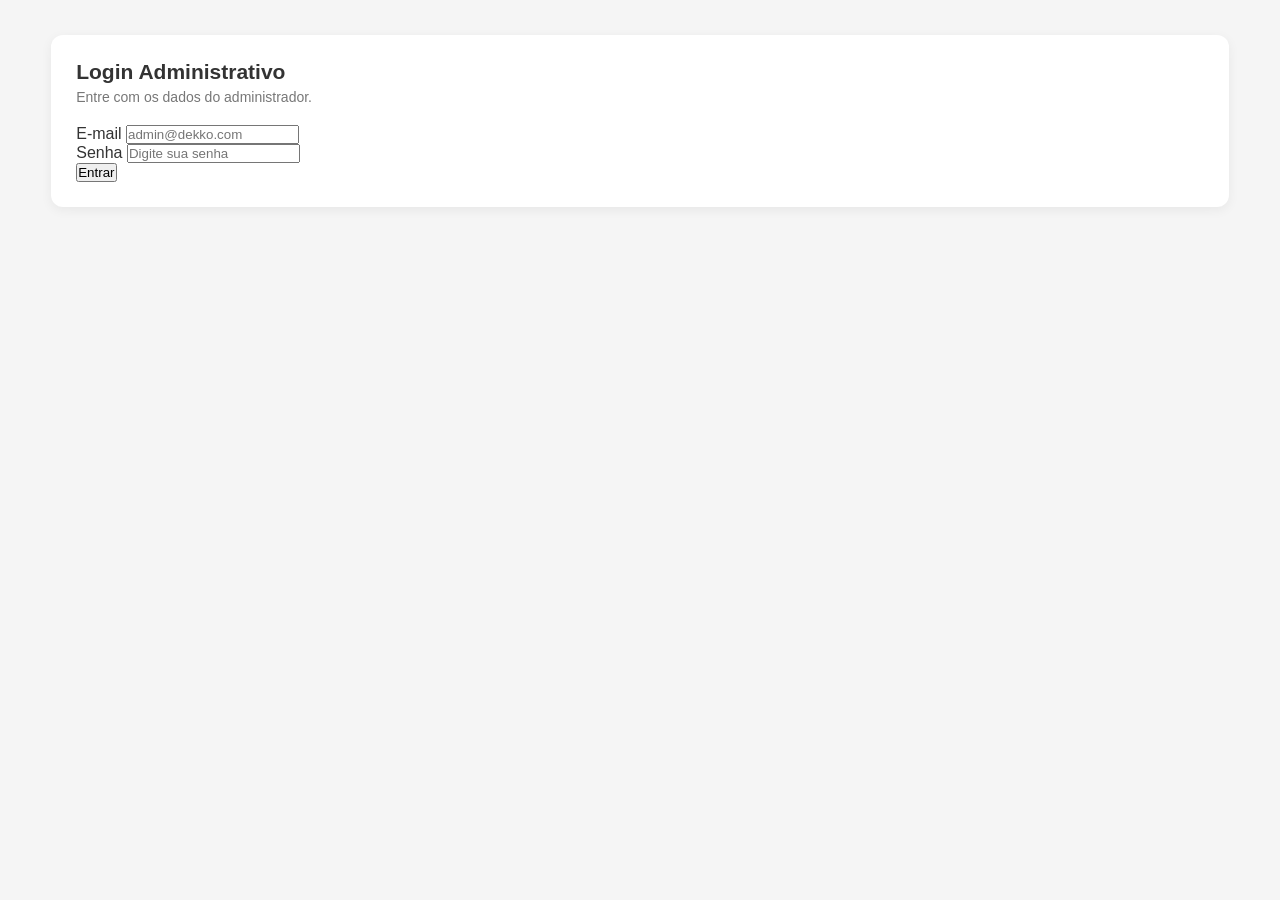
<file: public/admin.html>
<!DOCTYPE html>

<html lang="pt-BR">

<head>
    <meta charset="UTF-8">
    <meta name="viewport" content="width=device-width, initial-scale=1.0">


<title>Dekko - Painel Administrativo</title>

<link rel="stylesheet" href="../css/admin.css">


</head>

<body>


<header>

    <div>
        <h1>DEKKO</h1>
        <p>Painel Administrativo</p>
    </div>

    <div>
        <strong>Administrador</strong>
        <span>admin@dekko.com</span>

        <button
            type="button"
            onclick="sairAdmin()"
        >
            Sair
        </button>
    </div>

</header>

<main>

    <section class="dashboard">

        <div class="card">
            <h3>Clientes</h3>
            <strong id="totalClientes">0</strong>
        </div>

        <div class="card">
            <h3>Profissionais</h3>
            <strong id="totalProfissionais">0</strong>
        </div>

        <div class="card">
            <h3>Conversas</h3>
            <strong id="totalConversas">0</strong>
        </div>

        

    </section>

    <section class="filtros">

        <input
            type="text"
            id="pesquisa"
            placeholder="Pesquisar..."
            onkeyup="pesquisar()"
        >

        <select
            id="regiao"
            onchange="filtrarRegiao()"
        >
            <option value="">Todas as regiões</option>
            <option value="Paracambi">Paracambi</option>
            <option value="Seropédica">Seropédica</option>
            <option value="Japeri">Japeri</option>
            <option value="Queimados">Queimados</option>
        </select>

    </section>

    <section class="area">

        <div class="titulo-area">

            <div>
                <h2>Clientes</h2>

                <span
                    class="contador"
                    id="contadorClientes"
                >
                    0 clientes
                </span>
            </div>

        </div>

        <div class="tabela-container">

            <table id="tabelaClientes">

                <thead>
                    <tr>
                        <th>Foto</th>
                        <th>Nome</th>
                        <th>E-mail</th>
                        <th>Telefone</th>
                        <th>Região</th>
                        <th>Ações</th>
                    </tr>
                </thead>

                <tbody id="corpoClientes"></tbody>

            </table>

        </div>

    </section>

    <section class="area">

        <div class="titulo-area">

            <div>
                <h2>Profissionais</h2>

                <span
                    class="contador"
                    id="contadorProfissionais"
                >
                    0 profissionais
                </span>
            </div>

        </div>

        <div class="tabela-container">

            <table id="tabelaProfissionais">

                <thead>
                    <tr>
                        <th>Foto</th>
                        <th>Nome</th>
                        <th>E-mail</th>
                        <th>Telefone</th>
                        <th>Região</th>
                        <th>Serviço</th>
                        <th>Ações</th>
                    </tr>
                </thead>

                <tbody id="corpoProfissionais"></tbody>

            </table>

        </div>

    </section>

</main>

<footer>
    <p>© 2026 Dekko - Painel Administrativo</p>
</footer>

<script src="../js/admin.js?v=3"></script>


</body>

</html>
</file>
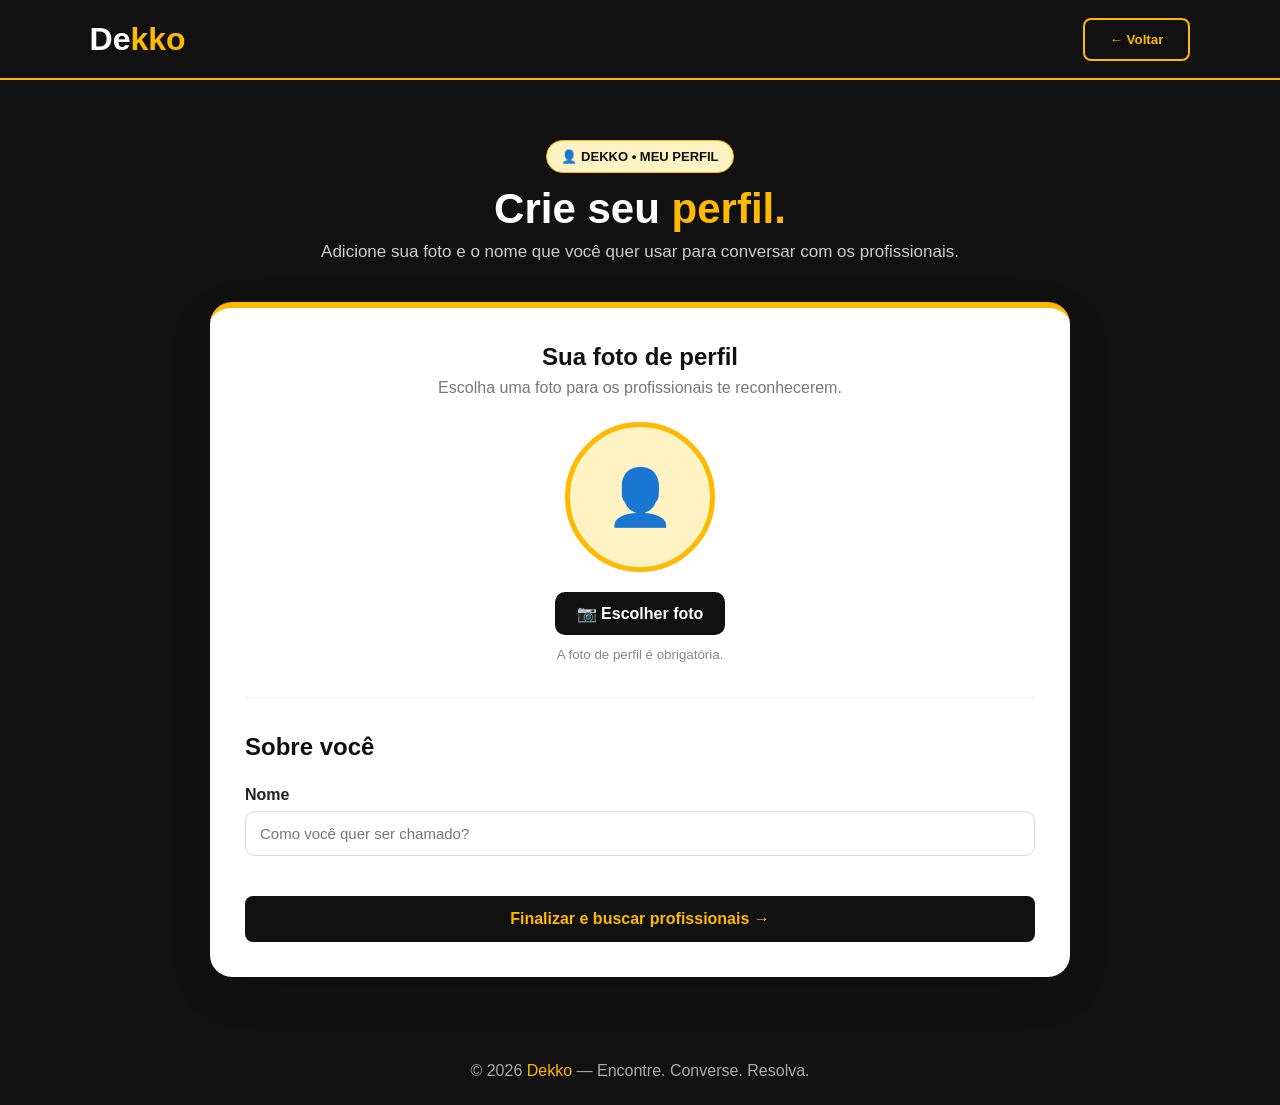
<file: public/criar-perfil-cli.html>
<!DOCTYPE html>
<html lang="pt-BR">

<head>

    <meta charset="UTF-8">

    <meta name="viewport" content="width=device-width, initial-scale=1.0">

    <title>Dekko - Perfil de cliente</title>

    <link rel="stylesheet" href="../css/style.css?v=19">

</head>

<body>

<header>

     <a href="../public/index.html" class="logo">
    De<span>kko</span>
</a>

    <div class="menu">

        <button
            class="btn-entrar"
            id="btnVoltar"
            type="button"
            onclick="window.location.href='index.html'">

            ← Voltar

        </button>

    </div>

</header>


<main class="criar-perfil">

    <div class="titulo-pagina">

        <div class="tag" id="tagPagina">
            👤 DEKKO • MEU PERFIL
        </div>

        <h1 id="tituloPagina">
            Crie seu <span>perfil.</span>
        </h1>

        <p id="subtituloPagina">
            Adicione sua foto e o nome que você quer usar para conversar com os profissionais.
        </p>

    </div>


    <form
        class="formulario-perfil"
        id="formPerfilCliente">


        <!-- FOTO DE PERFIL -->

        <section class="foto-perfil-area">

            <h2>
                Sua foto de perfil
            </h2>

            <p>
                Escolha uma foto para os profissionais te reconhecerem.
            </p>


            <div class="preview-perfil">

                <div
                    class="avatar-preview"
                    id="avatarPreviewCliente">

                    👤

                </div>

            </div>


            <label
                for="fotoCliente"
                class="btn-foto">

                📷 Escolher foto

            </label>


            <input
                type="file"
                id="fotoCliente"
                name="foto"
                accept="image/*"
                hidden>


            <small id="avisoFoto">
                A foto de perfil é obrigatória.
            </small>

        </section>



        <!-- INFORMAÇÕES -->

        <section class="dados-perfil">

            <h2>
                Sobre você
            </h2>


            <div class="campo">

                <label for="nomeCliente">
                    Nome
                </label>

                <input
                    type="text"
                    id="nomeCliente"
                    name="nome"
                    placeholder="Como você quer ser chamado?"
                    required>

            </div>

        </section>



        <button
            class="btn-form btn-continuar"
            id="btnSalvarPerfil"
            type="submit">

            Finalizar e buscar profissionais →

        </button>

    </form>

</main>



<footer>

    © 2026 <span>Dekko</span> — Encontre. Converse. Resolva.

</footer>



<!-- JS DO PERFIL -->

<script src="../js/criar-perfil-cli.js?v=3"></script>



<!-- VLibras -->

<div vw class="enabled">

    <div
        vw-access-button
        class="active">
    </div>

    <div vw-plugin-wrapper>

        <div class="vw-plugin-top-wrapper"></div>

    </div>

</div>


<script src="https://vlibras.gov.br/app/vlibras-plugin.js"></script>

<script>

    new window.VLibras.Widget(
        "https://vlibras.gov.br/app"
    );

</script>


</body>

</html>
</file>
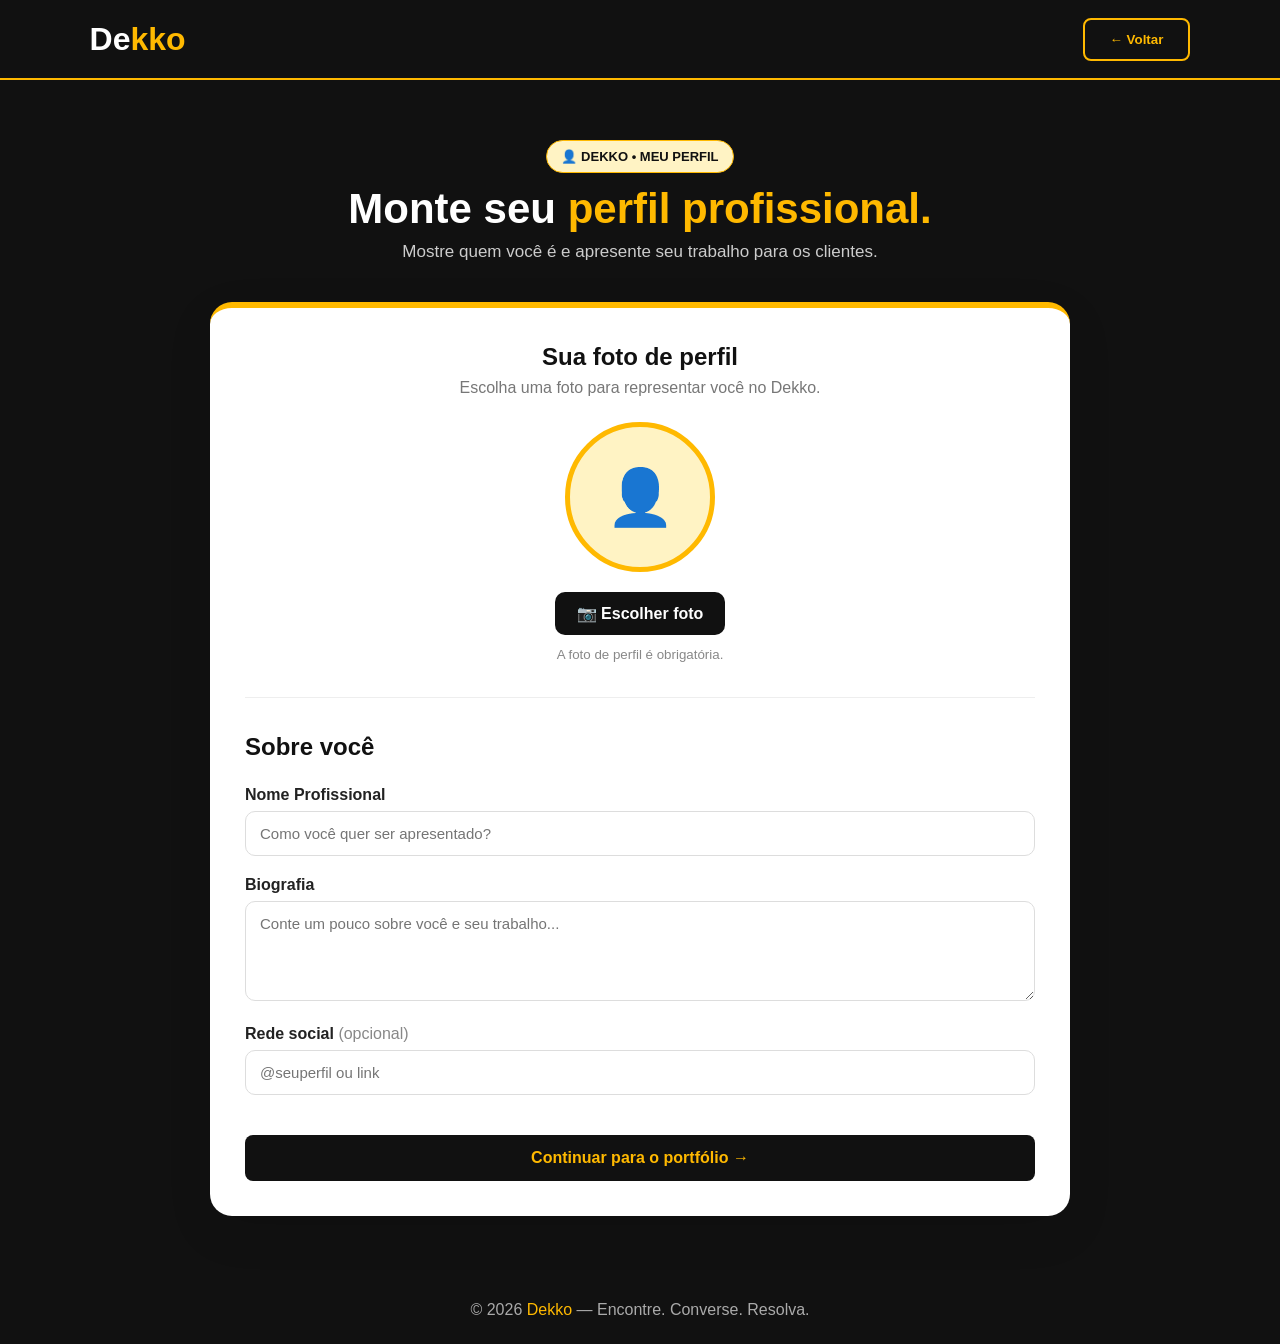
<file: public/criar-perfil-pro.html>
<!DOCTYPE html>
<html lang="pt-BR">

<head>
    <meta charset="UTF-8">
    <meta name="viewport" content="width=device-width, initial-scale=1.0">

    <title>Dekko - Criar perfil</title>

    <link rel="stylesheet" href="../css/style.css?v=17">
</head>

<body>

<header>
    <div class="logo">De<span>kko</span></div>

    <div class="menu">
        <button
            class="btn-entrar"
            type="button"
            onclick="window.location.href='index.html'">
            ← Voltar
        </button>
    </div>
</header>


<main class="criar-perfil">

    <div class="titulo-pagina">

        <div class="tag">
            👤 DEKKO • MEU PERFIL
        </div>

        <h1>
            Monte seu <span>perfil profissional.</span>
        </h1>

        <p>
            Mostre quem você é e apresente seu trabalho para os clientes.
        </p>

    </div>


    <form
        class="formulario-perfil"
        id="formPerfil"
        onsubmit="irParaPortfolio(event)">

        <!-- FOTO DE PERFIL -->

        <section class="foto-perfil-area">

            <h2>
                Sua foto de perfil
            </h2>

            <p>
                Escolha uma foto para representar você no Dekko.
            </p>

            <div class="preview-perfil">

                <div
                    class="avatar-preview"
                    id="avatarPreview">

                    👤

                </div>

            </div>

            <label
                for="fotoPerfil"
                class="btn-foto">

                📷 Escolher foto

            </label>

            <input
                type="file"
                id="fotoPerfil"
                name="foto_perfil"
                accept="image/*"
                required
                onchange="mostrarFotoPerfil(event)">

            <small>
                A foto de perfil é obrigatória.
            </small>

        </section>


        <!-- INFORMAÇÕES -->

        <section class="dados-perfil">

            <h2>
                Sobre você
            </h2>

            <div class="campo">

                <label for="nomePerfil">
                    Nome Profissional
                </label>

                <input
                    type="text"
                    id="nomePerfil"
                    name="nome"
                    placeholder="Como você quer ser apresentado?"
                    required>

            </div>


            <div class="campo">

                <label for="bio">
                    Biografia
                </label>

                <textarea
                    id="bio"
                    name="bio"
                    rows="4"
                    placeholder="Conte um pouco sobre você e seu trabalho..."></textarea>

            </div>


            <div class="campo">

                <label for="redeSocial">
                    Rede social
                    <span>(opcional)</span>
                </label>

                <input
                    type="text"
                    id="redeSocial"
                    name="rede_social"
                    placeholder="@seuperfil ou link">

            </div>

        </section>


        <button
            class="btn-form btn-continuar"
            type="submit">

            Continuar para o portfólio →

        </button>

    </form>

</main>


<footer>
    © 2026 <span>Dekko</span> — Encontre. Converse. Resolva.
</footer>


<script src="../js/criar-perfil-pro.js"></script>

<!-- VLibras -->
<div vw class="enabled">

    <div vw-access-button class="active"></div>

    <div vw-plugin-wrapper>
        <div class="vw-plugin-top-wrapper"></div>
    </div>

</div>

<script src="https://vlibras.gov.br/app/vlibras-plugin.js"></script>

<script>
    new window.VLibras.Widget("https://vlibras.gov.br/app");
</script>

</body>
</html>
</file>
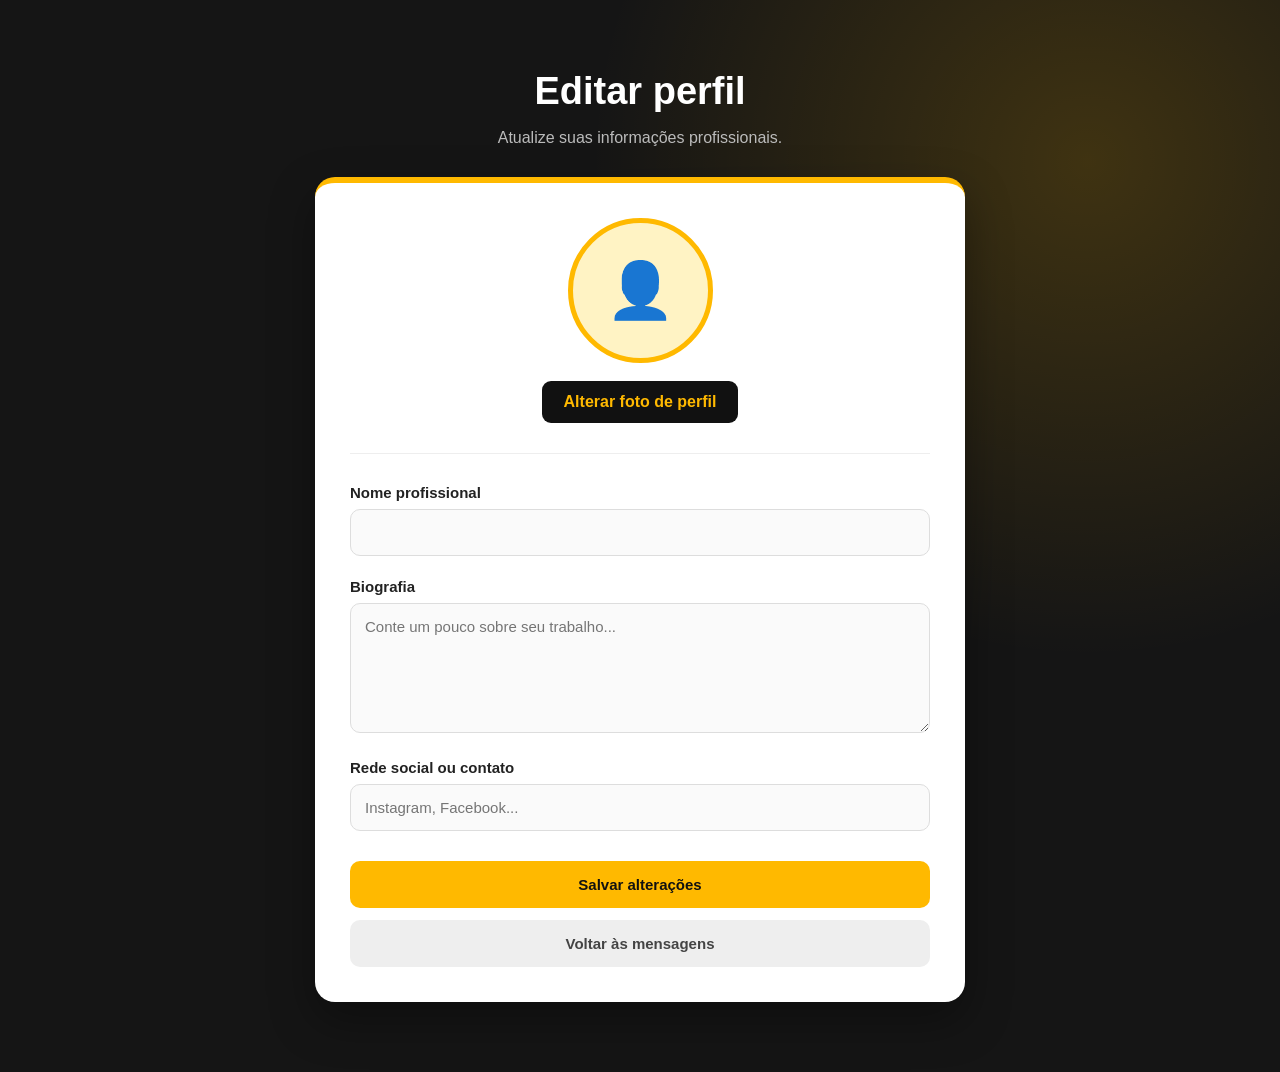
<file: public/editar-perfil-pro.html>
<!DOCTYPE html>
<html lang="pt-BR">
<head>
    <meta charset="UTF-8">
    <meta name="viewport" content="width=device-width, initial-scale=1.0">
    <title>Dekko - Editar perfil</title>

    <link rel="stylesheet" href="../css/editar-perfil-pro.css">
</head>
<body>

    <main class="criar-perfil">

        <h1>Editar perfil</h1>
        <p>Atualize suas informações profissionais.</p>

        <form id="formEditarPerfil">

            <div class="foto-container">
                <div id="avatarPreview" class="avatar-preview">
                    👤
                </div>

                <label for="fotoPerfil">Alterar foto de perfil</label>
                <input
                    type="file"
                    id="fotoPerfil"
                    name="foto_perfil"
                    accept="image/*"
                >
            </div>

            <div class="campo">
                <label for="nomePerfil">Nome profissional</label>
                <input
                    type="text"
                    id="nomePerfil"
                    name="nome"
                    required
                >
            </div>

            <div class="campo">
                <label for="bio">Biografia</label>
                <textarea
                    id="bio"
                    name="biografia"
                    placeholder="Conte um pouco sobre seu trabalho..."
                ></textarea>
            </div>

            <div class="campo">
                <label for="redeSocial">Rede social ou contato</label>
                <input
                    type="text"
                    id="redeSocial"
                    name="rede_social"
                    placeholder="Instagram, Facebook..."
                >
            </div>

            <button type="submit" id="btnSalvar">
                Salvar alterações
            </button>

            <button type="button" id="btnVoltar">
                Voltar às mensagens
            </button>

        </form>

    </main>

    <script src="../js/editar-perfil-pro.js"></script>

</body>
</html>
</file>
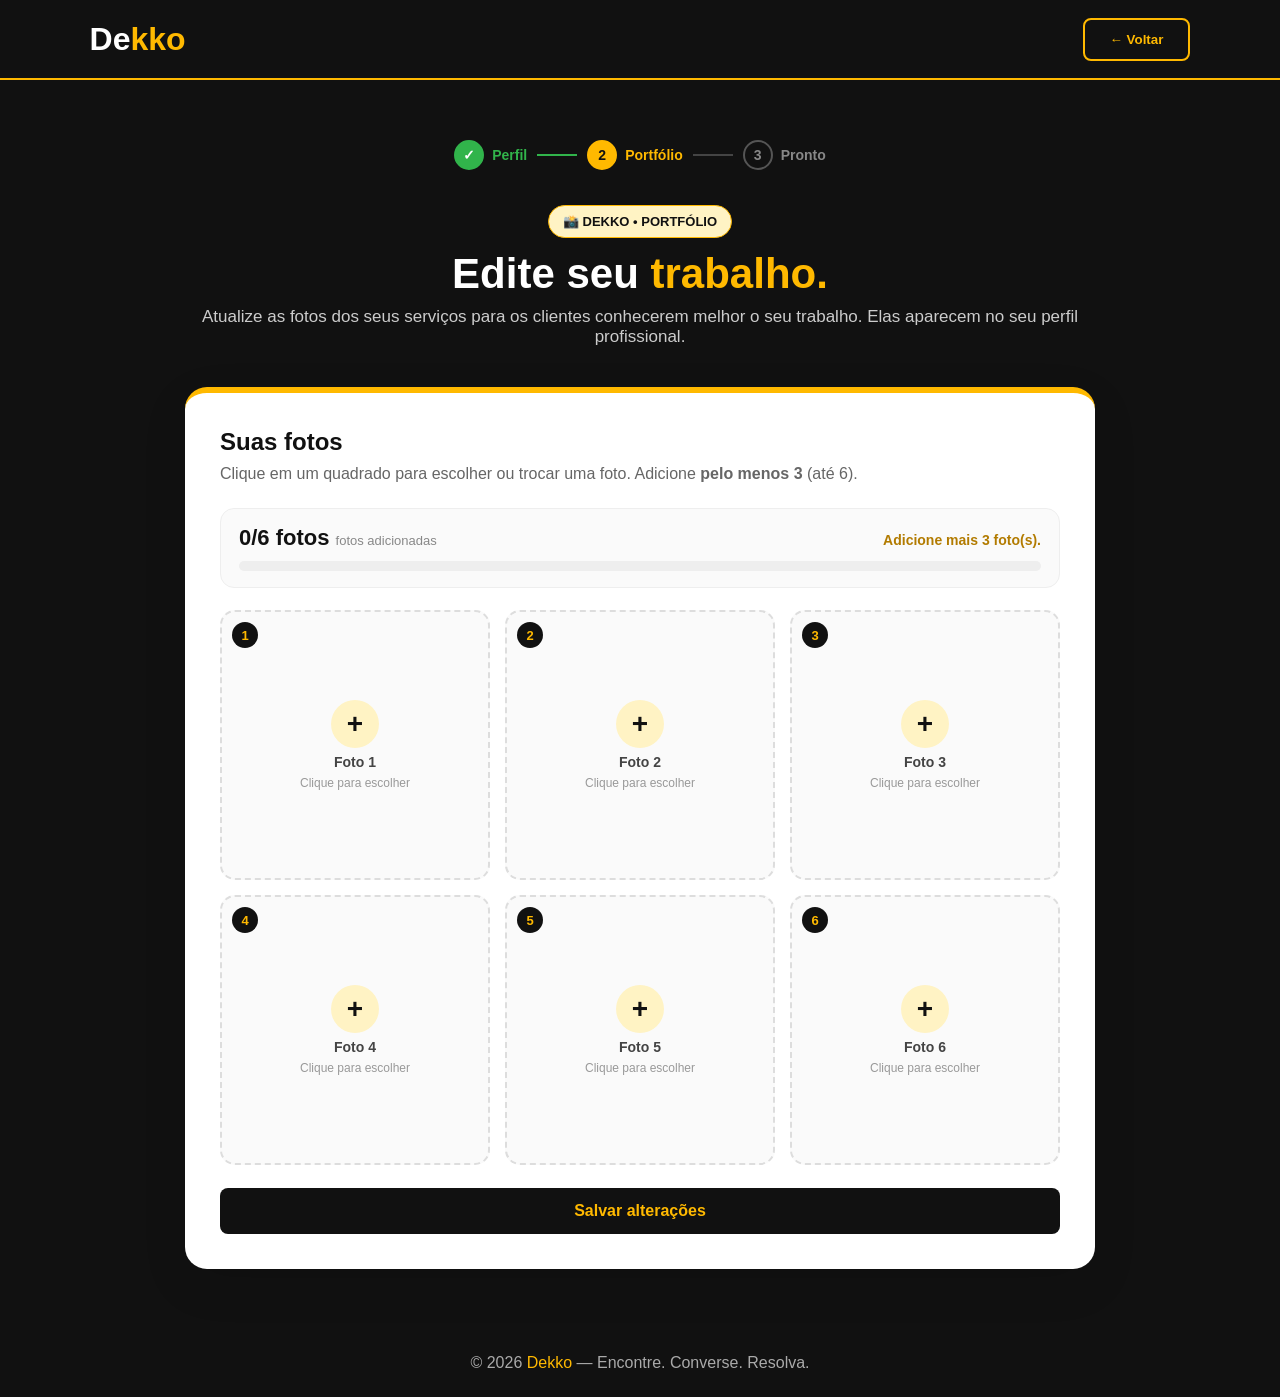
<file: public/editar-portfolio.html>
<!DOCTYPE html>
<html lang="pt-BR">

<head>
    <meta charset="UTF-8">
    <meta name="viewport" content="width=device-width, initial-scale=1.0">

    <title>Dekko - Editar Portfólio</title>

    <link rel="stylesheet" href="../css/style.css?v=17">
</head>

<body>

<header>
    <div class="logo">
        De<span>kko</span>
    </div>

    <div class="menu">
        <button
            class="btn-entrar"
            type="button"
            onclick="window.location.href='mensagens.html'"
        >
            ← Voltar
        </button>
    </div>
</header>

<main class="pagina-portfolio">

    <!-- ETAPAS -->

    <div class="pf-etapas" aria-label="Etapas do portfólio">

        <div class="pf-etapa feita">
            <span>✓</span>
            Perfil
        </div>

        <div class="pf-linha feita"></div>

        <div class="pf-etapa atual">
            <span>2</span>
            Portfólio
        </div>

        <div class="pf-linha"></div>

        <div class="pf-etapa">
            <span>3</span>
            Pronto
        </div>

    </div>

    <div class="titulo-pagina">

        <div class="tag">
            📸 DEKKO • PORTFÓLIO
        </div>

        <h1>
            Edite seu <span>trabalho.</span>
        </h1>

        <p>
            Atualize as fotos dos seus serviços para os clientes
            conhecerem melhor o seu trabalho. Elas aparecem no
            seu perfil profissional.
        </p>

    </div>

    <form
        class="formulario-portfolio"
        id="formEditarPortfolio"
        enctype="multipart/form-data"
    >

        <div class="pf-topo">

            <h2>Suas fotos</h2>

            <p>
                Clique em um quadrado para escolher ou trocar uma foto.
                Adicione <strong>pelo menos 3</strong> (até 6).
            </p>

        </div>

        <!-- PROGRESSO -->

        <div class="pf-progresso" aria-live="polite">

            <div class="pf-progresso-topo">

                <div class="pf-contagem" id="pfContagem">
                    Carregando...
                    <small>fotos adicionadas</small>
                </div>

                <div class="pf-mensagem" id="pfMensagem">
                    Aguarde enquanto carregamos suas fotos.
                </div>

            </div>

            <div class="pf-barra">
                <div
                    class="pf-barra-preenchida"
                    id="pfBarra"
                ></div>
            </div>

        </div>

        <!-- FOTOS -->

        <div class="grade-portfolio" id="gradePortfolio">

            <!-- Os seis espaços serão preenchidos pelo JavaScript -->

        </div>

        <div
            class="pf-erro"
            id="pfErro"
            role="alert"
        ></div>

        <button
            class="btn-form btn-finalizar"
            id="btnSalvarPortfolio"
            type="submit"
        >
            Salvar alterações
        </button>

    </form>

</main>

<footer>
    © 2026
    <span>Dekko</span>
    — Encontre. Converse. Resolva.
</footer>

<script src="../js/editar-portfolio.js?v=2"></script>

<!-- VLibras -->

<div vw class="enabled">

    <div vw-access-button class="active"></div>

    <div vw-plugin-wrapper>
        <div class="vw-plugin-top-wrapper"></div>
    </div>

</div>

<script src="https://vlibras.gov.br/app/vlibras-plugin.js"></script>

<script>
    new window.VLibras.Widget("https://vlibras.gov.br/app");
</script>

</body>
</html>
</file>
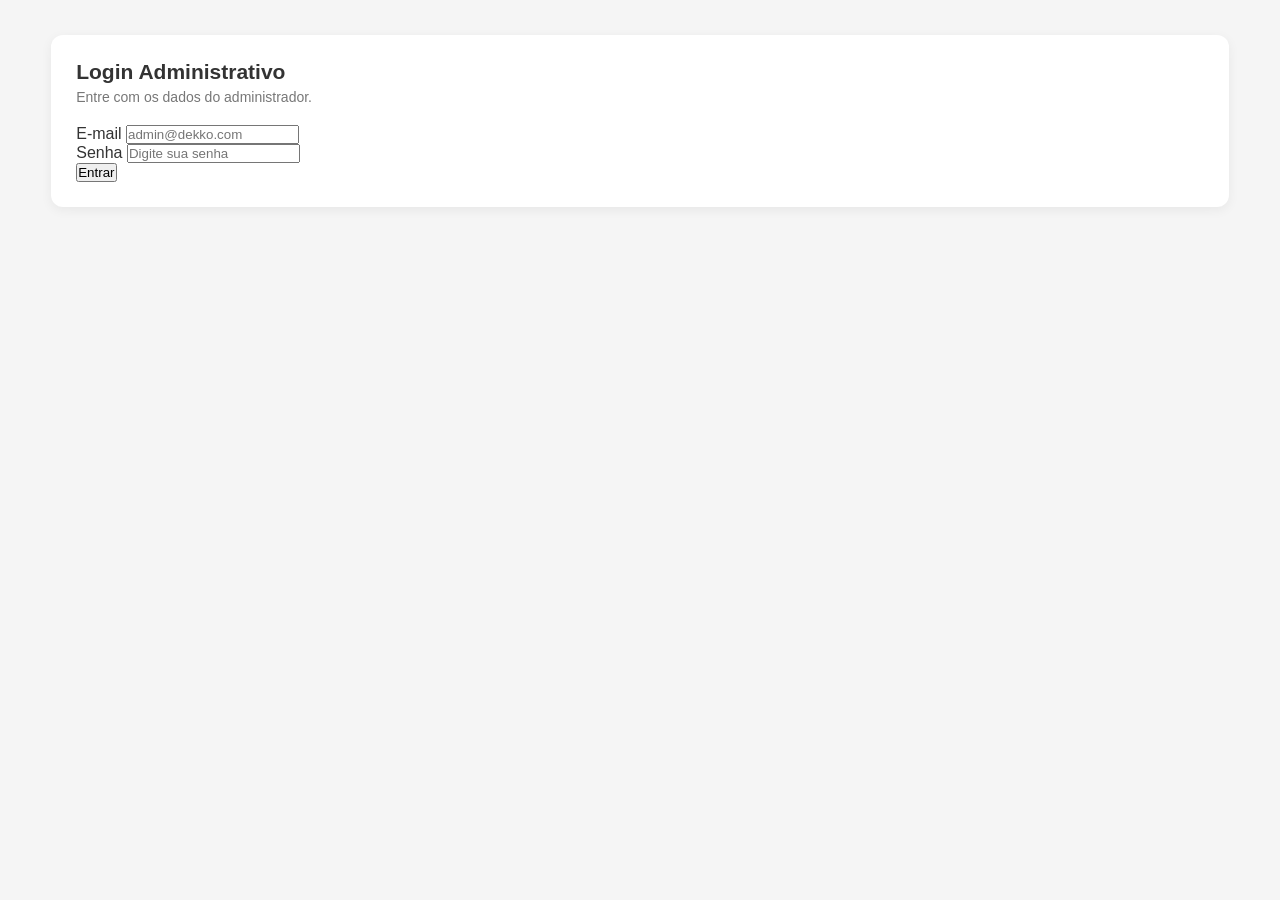
<file: public/login-admin.html>
<!DOCTYPE html>

<html lang="pt-BR">

<head>


<meta charset="UTF-8">

<meta
    name="viewport"
    content="width=device-width, initial-scale=1.0"
>

<title>Dekko - Login Administrativo</title>

<link
    rel="stylesheet"
    href="../css/admin.css"
>


</head>

<body>


<main class="container">

    <section class="area">

        <div class="titulo-area">

            <div>

                <h2>Login Administrativo</h2>

                <p>
                    Entre com os dados do administrador.
                </p>

            </div>

        </div>

        <form id="formLoginAdmin">

            <div>

                <label for="email">
                    E-mail
                </label>

                <input
                    type="email"
                    id="email"
                    name="email"
                    placeholder="admin@dekko.com"
                    required
                >

            </div>

            <div>

                <label for="senha">
                    Senha
                </label>

                <input
                    type="password"
                    id="senha"
                    name="senha"
                    placeholder="Digite sua senha"
                    required
                >

            </div>

            <button type="submit">
                Entrar
            </button>

        </form>

    </section>

</main>

<script src="../js/login-admin.js"></script>

</body>

</html>
</file>
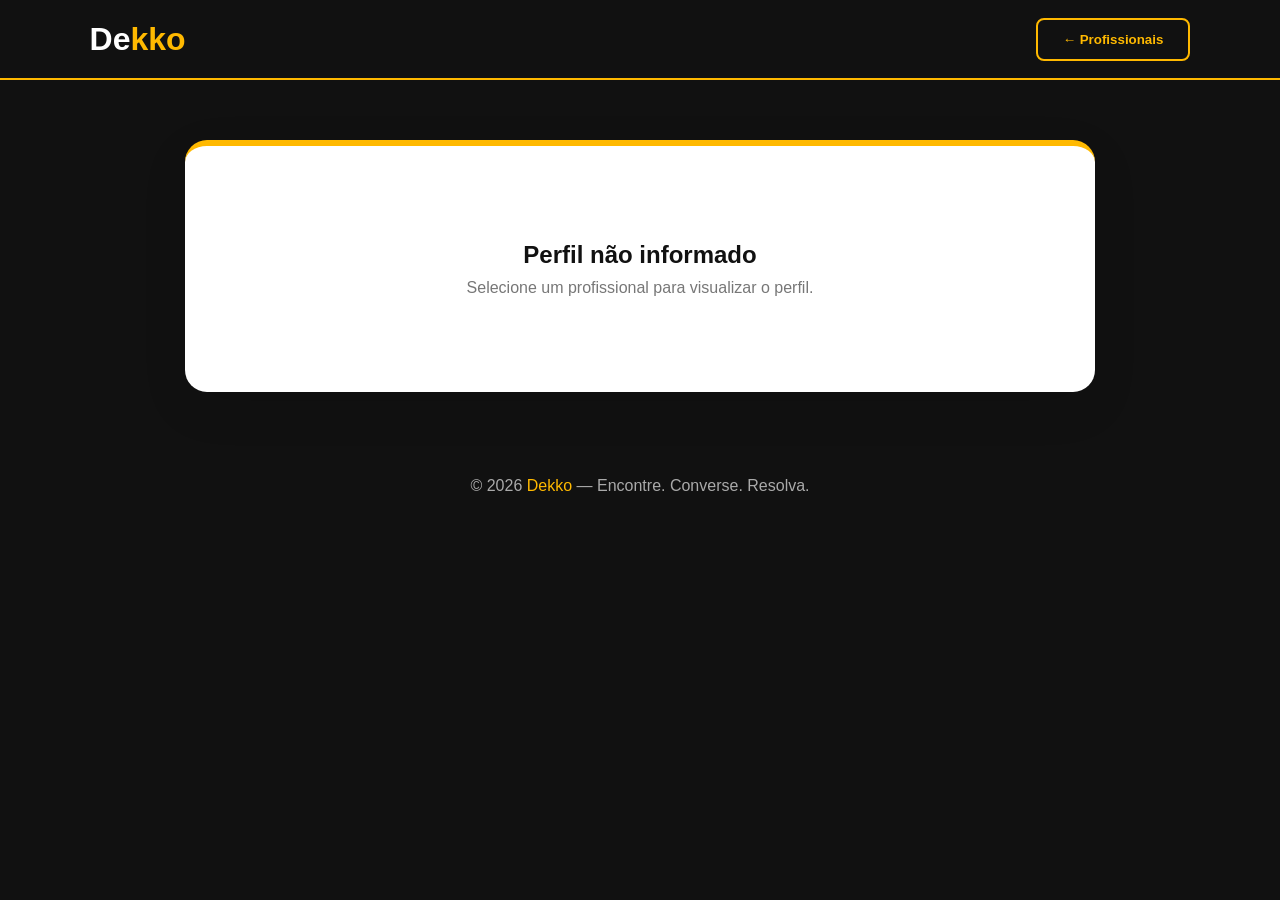
<file: public/perfil.html>
<!DOCTYPE html>
<html lang="pt-BR">

<head>
    <meta charset="UTF-8">
    <meta name="viewport" content="width=device-width, initial-scale=1.0">

    <title>Dekko - Perfil</title>

    <link rel="stylesheet" href="../css/style.css?v=17">
</head>

<body>

<header>

     <a href="../public/index.html" class="logo">
    De<span>kko</span>
</a>

    <div class="menu">

        <button
            class="btn-entrar"
            type="button"
            onclick="window.location.href='pesquisar.html'"
        >
            ← Profissionais
        </button>

    </div>

</header>
<main class="perfil-profissional" id="perfilProfissional"></main>


<footer>

    © 2026
    <span>Dekko</span>
    — Encontre. Converse. Resolva.

</footer>


<script src="../js/perfil.js?v=1"></script>

</body>

</html>
</file>
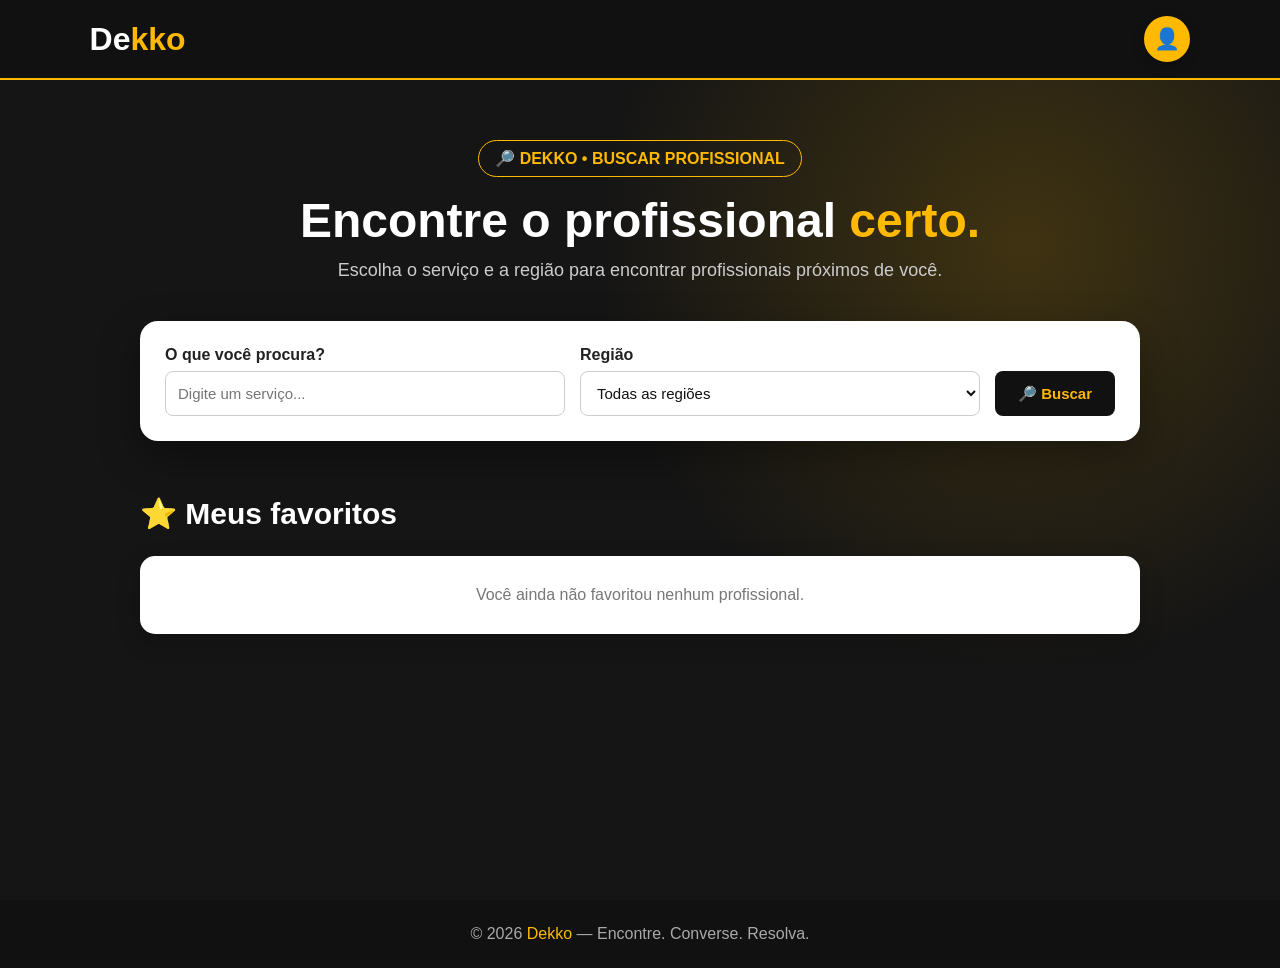
<file: public/pesquisar.html>
<!DOCTYPE html>
<html lang="pt-BR">

<head>
    <meta charset="UTF-8">
    <meta
        name="viewport"
        content="width=device-width, initial-scale=1.0"
    >

    <title>Dekko - Profissionais</title>

    <link
        rel="stylesheet"
        href="../css/style.css?v=17"
    >
</head>

<body>

<header>

    <a href="../public/index.html" class="logo">
        De<span>kko</span>
    </a>

    <div class="menu">

        <!-- PERFIL -->

        <button
            class="btn-perfil"
            type="button"
            onclick="abrirMenuPerfil()"
            id="btnPerfilCliente"
        >
            👤
        </button>

        <div
            class="menu-perfil"
            id="menuPerfil"
        >

            <div class="perfil-info">
                <strong>
                    Meu perfil
                </strong>
            </div>

            <button
                type="button"
                onclick="editarPerfil(event)"
            >
                ⚙️ Editar perfil
            </button>

            <button
                type="button"
                onclick="sairConta()"
            >
                🚪 Sair da conta
            </button>

        </div>

    </div>

</header>


<main class="pagina-profissionais">

    <!-- TÍTULO -->

    <div class="titulo-profissionais">

        <div class="tag">
            🔎 DEKKO • BUSCAR PROFISSIONAL
        </div>

        <h1>
            Encontre o profissional
            <span>certo.</span>
        </h1>

        <p>
            Escolha o serviço e a região para encontrar profissionais próximos de você.
        </p>

    </div>


    <!-- BUSCA -->

    <div class="busca-profissionais">

        <!-- SERVIÇO -->

        <div class="campo">

            <label for="buscaServico">
                O que você procura?
            </label>

            <div class="pesquisa-servico">

                <input
                    type="text"
                    id="buscaServico"
                    placeholder="Digite um serviço..."
                    autocomplete="off"
                >

                <div
                    id="sugestoesServico"
                    class="sugestoes-servico"
                ></div>

            </div>

        </div>


        <!-- REGIÃO -->

        <div class="campo">

            <label for="buscaRegiao">
                Região
            </label>

            <select id="buscaRegiao">

                <option value="">
                    Todas as regiões
                </option>

                <option value="Paracambi">
                    Paracambi
                </option>

                <option value="Japeri">
                    Japeri
                </option>

                <option value="Queimados">
                    Queimados
                </option>

                <option value="Seropédica">
                    Seropédica
                </option>

            </select>

        </div>


        <!-- BOTÃO -->

        <button
            class="btn-form"
            type="button"
            onclick="buscarProfissionais()"
        >
            🔎 Buscar
        </button>

    </div>


    <!-- FAVORITOS -->

    <section
        class="lista-profissionais favoritos-profissionais"
    >

        <h2>
            ⭐ Meus favoritos
        </h2>

        <div
            id="listaFavoritos"
            class="cards-profissionais"
        ></div>

    </section>


    <!-- RESULTADOS DA PESQUISA -->

    <section
        class="lista-profissionais"
        id="areaResultados"
        style="display: none;"
    >

        <h2>
            Resultados da pesquisa
        </h2>

        <div
            id="listaProfissionais"
            class="cards-profissionais"
        ></div>

    </section>

</main>


<!-- MODAL EDITAR PERFIL -->

<div
    class="modal"
    id="modalEditarPerfil"
>

    <div class="caixa">

        <button
            class="fechar"
            type="button"
            onclick="fecharEditarPerfil()"
        >
            ×
        </button>


        <h2>
            Editar perfil
        </h2>

        <p>
            Altere suas informações.
        </p>


        <form id="formEditarPerfil">

            <!-- FOTO DO PERFIL -->

            <div class="foto-editar">

                <div
                    class="foto-editar-previa"
                    id="previaFotoPerfil"
                >
                    👤
                </div>


                <div class="foto-editar-acoes">

                    <label
                        for="fotoBalao"
                        class="btn-foto"
                    >
                        📷 Escolher foto
                    </label>


                    <input
                        type="file"
                        id="fotoBalao"
                        accept="image/*"
                    >


                    <button
                        type="button"
                        class="foto-editar-remover"
                        id="removerFotoPerfil"
                    >
                        Remover foto
                    </button>

                </div>

            </div>


            <!-- NOME -->

            <div class="campo">

                <label for="editarNome">
                    Nome
                </label>

                <input
                    type="text"
                    id="editarNome"
                    name="nome"
                    required
                >

            </div>


            <!-- EMAIL -->

            <div class="campo">

                <label for="editarEmail">
                    E-mail
                </label>

                <input
                    type="email"
                    id="editarEmail"
                    name="email"
                    required
                >

            </div>


            <!-- TELEFONE -->

            <div class="campo">

                <label for="editarTelefone">
                    Telefone
                </label>

                <input
                    type="tel"
                    id="editarTelefone"
                    name="telefone"
                >

            </div>


            <!-- REGIÃO -->

            <div class="campo">

                <label for="editarRegiao">
                    Região
                </label>

                <select
                    id="editarRegiao"
                    name="regiao"
                    required
                >

                    <option value="Paracambi">
                        Paracambi
                    </option>

                    <option value="Japeri">
                        Japeri
                    </option>

                    <option value="Queimados">
                        Queimados
                    </option>

                    <option value="Seropédica">
                        Seropédica
                    </option>

                </select>

            </div>


            <!-- SENHA -->

            <div class="campo">

                <label for="editarSenha">
                    Nova senha
                </label>

                <input
                    type="password"
                    id="editarSenha"
                    name="senha"
                    placeholder="Deixe vazio para manter a atual"
                >

            </div>


            <!-- SALVAR -->

            <button
                class="btn-form"
                type="submit"
            >
                Salvar alterações
            </button>

        </form>

    </div>

</div>


<footer>

    © 2026

    <span>Dekko</span>

    — Encontre. Converse. Resolva.

</footer>


<!-- JavaScript principal -->

<script src="../js/index.js?v=1"></script>


<!-- Pesquisa de profissionais -->

<script src="../js/pesquisar.js?v=2"></script>


<!-- Favoritos -->

<script src="../js/favoritos.js?v=1"></script>


<!-- VLibras -->

<div vw class="enabled">

    <div
        vw-access-button
        class="active"
    ></div>

    <div vw-plugin-wrapper>

        <div
            class="vw-plugin-top-wrapper"
        ></div>

    </div>

</div>


<script src="https://vlibras.gov.br/app/vlibras-plugin.js"></script>

<script>

    new window.VLibras.Widget(
        "https://vlibras.gov.br/app"
    );

</script>


</body>

</html>
</file>
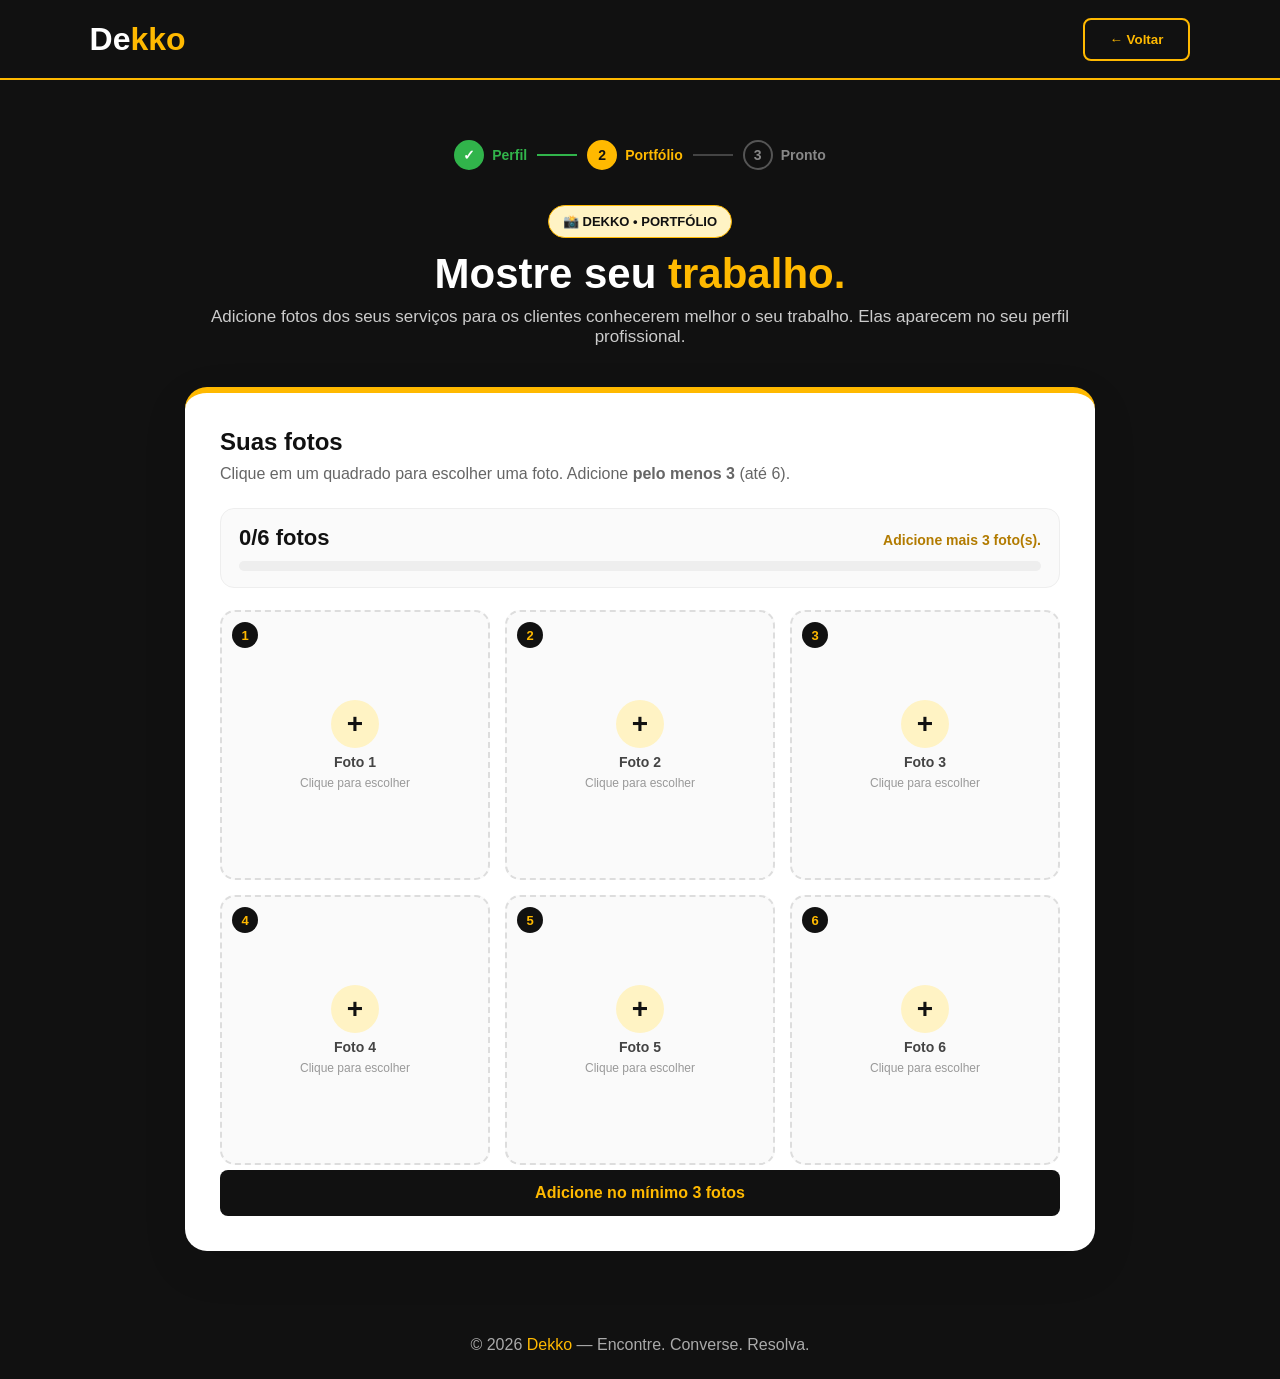
<file: public/portfolio.html>
<!DOCTYPE html>
<html lang="pt-BR">

<head>

    <meta charset="UTF-8">
    <meta name="viewport" content="width=device-width, initial-scale=1.0">

    <title>Dekko - Meu Portfólio</title>

    <link rel="stylesheet" href="../css/style.css?v=17">

</head>

<body>

<header>
 <a href="../public/index.html" class="logo">
    De<span>kko</span>
</a>

    <div class="menu">

        <button
            class="btn-entrar"
            type="button"
            onclick="window.location.href='criar-perfil-pro.html'"
        >
            ← Voltar
        </button>

    </div>

</header>


<main class="pagina-portfolio">

    <!-- ETAPAS -->

    <div
        class="pf-etapas"
        aria-label="Etapas do cadastro do perfil"
    >

        <div class="pf-etapa feita">
            <span>✓</span>
            Perfil
        </div>

        <div class="pf-linha feita"></div>

        <div class="pf-etapa atual">
            <span>2</span>
            Portfólio
        </div>

        <div class="pf-linha"></div>

        <div class="pf-etapa">
            <span>3</span>
            Pronto
        </div>

    </div>


    <div class="titulo-pagina">

        <div class="tag">
            📸 DEKKO • PORTFÓLIO
        </div>

        <h1>
            Mostre seu <span>trabalho.</span>
        </h1>

        <p>
            Adicione fotos dos seus serviços para os clientes
            conhecerem melhor o seu trabalho. Elas aparecem no
            seu perfil profissional.
        </p>

    </div>


    <form
        class="formulario-portfolio"
        id="formPortfolio"
    >

        <div class="pf-topo">

            <h2>
                Suas fotos
            </h2>

            <p>
                Clique em um quadrado para escolher uma foto.
                Adicione <strong>pelo menos 3</strong> (até 6).
            </p>

        </div>


        <!-- PROGRESSO -->

        <div
            class="pf-progresso"
            aria-live="polite"
        >

            <div class="pf-progresso-topo">

                <div
                    class="pf-contagem"
                    id="pfContagem"
                >
                    0 de 6
                    <small>fotos adicionadas</small>
                </div>

                <div
                    class="pf-mensagem"
                    id="pfMensagem"
                >
                    Comece pela Foto 1 👇
                </div>

            </div>


            <div class="pf-barra">

                <div
                    class="pf-barra-preenchida"
                    id="pfBarra"
                ></div>

            </div>

        </div>


        <!-- FOTOS -->

        <div
            class="grade-portfolio"
            id="gradePortfolio"
        >

            <!-- FOTO 1 -->

            <label
                class="slot-foto"
                for="foto1"
                data-numero="1"
            >

                <span class="pf-numero">
                    1
                </span>

                <div class="slot-conteudo">

                    <span class="icone-foto">
                        +
                    </span>

                    <strong>
                        Foto 1
                    </strong>

                    <small>
                        Clique para escolher
                    </small>

                </div>

                <span class="pf-trocar">
                    Clique para trocar
                </span>

                <button
                    class="pf-remover"
                    type="button"
                    aria-label="Remover foto 1"
                >
                    ×
                </button>

                <input
                    type="file"
                    id="foto1"
                    name="portfolio[]"
                    accept="image/*"
                >

            </label>


            <!-- FOTO 2 -->

            <label
                class="slot-foto"
                for="foto2"
                data-numero="2"
            >

                <span class="pf-numero">
                    2
                </span>

                <div class="slot-conteudo">

                    <span class="icone-foto">
                        +
                    </span>

                    <strong>
                        Foto 2
                    </strong>

                    <small>
                        Clique para escolher
                    </small>

                </div>

                <span class="pf-trocar">
                    Clique para trocar
                </span>

                <button
                    class="pf-remover"
                    type="button"
                    aria-label="Remover foto 2"
                >
                    ×
                </button>

                <input
                    type="file"
                    id="foto2"
                    name="portfolio[]"
                    accept="image/*"
                >

            </label>


            <!-- FOTO 3 -->

            <label
                class="slot-foto"
                for="foto3"
                data-numero="3"
            >

                <span class="pf-numero">
                    3
                </span>

                <div class="slot-conteudo">

                    <span class="icone-foto">
                        +
                    </span>

                    <strong>
                        Foto 3
                    </strong>

                    <small>
                        Clique para escolher
                    </small>

                </div>

                <span class="pf-trocar">
                    Clique para trocar
                </span>

                <button
                    class="pf-remover"
                    type="button"
                    aria-label="Remover foto 3"
                >
                    ×
                </button>

                <input
                    type="file"
                    id="foto3"
                    name="portfolio[]"
                    accept="image/*"
                >

            </label>


            <!-- FOTO 4 -->

            <label
                class="slot-foto"
                for="foto4"
                data-numero="4"
            >

                <span class="pf-numero">
                    4
                </span>

                <div class="slot-conteudo">

                    <span class="icone-foto">
                        +
                    </span>

                    <strong>
                        Foto 4
                    </strong>

                    <small>
                        Clique para escolher
                    </small>

                </div>

                <span class="pf-trocar">
                    Clique para trocar
                </span>

                <button
                    class="pf-remover"
                    type="button"
                    aria-label="Remover foto 4"
                >
                    ×
                </button>

                <input
                    type="file"
                    id="foto4"
                    name="portfolio[]"
                    accept="image/*"
                >

            </label>


            <!-- FOTO 5 -->

            <label
                class="slot-foto"
                for="foto5"
                data-numero="5"
            >

                <span class="pf-numero">
                    5
                </span>

                <div class="slot-conteudo">

                    <span class="icone-foto">
                        +
                    </span>

                    <strong>
                        Foto 5
                    </strong>

                    <small>
                        Clique para escolher
                    </small>

                </div>

                <span class="pf-trocar">
                    Clique para trocar
                </span>

                <button
                    class="pf-remover"
                    type="button"
                    aria-label="Remover foto 5"
                >
                    ×
                </button>

                <input
                    type="file"
                    id="foto5"
                    name="portfolio[]"
                    accept="image/*"
                >

            </label>


            <!-- FOTO 6 -->

            <label
                class="slot-foto"
                for="foto6"
                data-numero="6"
            >

                <span class="pf-numero">
                    6
                </span>

                <div class="slot-conteudo">

                    <span class="icone-foto">
                        +
                    </span>

                    <strong>
                        Foto 6
                    </strong>

                    <small>
                        Clique para escolher
                    </small>

                </div>

                <span class="pf-trocar">
                    Clique para trocar
                </span>

                <button
                    class="pf-remover"
                    type="button"
                    aria-label="Remover foto 6"
                >
                    ×
                </button>

                <input
                    type="file"
                    id="foto6"
                    name="portfolio[]"
                    accept="image/*"
                >

            </label>

        </div>


        <div
            class="pf-erro"
            id="pfErro"
            role="alert"
        ></div>


        <button
            class="btn-form btn-finalizar"
            id="btnFinalizar"
            type="submit"
            disabled
        >
            Adicione no mínimo 3 fotos 
        </button>

    </form>

</main>


<footer>

    © 2026
    <span>Dekko</span>
    — Encontre. Converse. Resolva.

</footer>


<!-- JS DA PÁGINA -->

<script src="../js/portfolio.js?v=1"></script>


<!-- VLibras -->

<div vw class="enabled">

    <div
        vw-access-button
        class="active"
    ></div>

    <div vw-plugin-wrapper>

        <div class="vw-plugin-top-wrapper"></div>

    </div>

</div>

<script src="https://vlibras.gov.br/app/vlibras-plugin.js"></script>

<script>
    new window.VLibras.Widget(
        "https://vlibras.gov.br/app"
    );
</script>


</body>
</html>
</file>
<file: css/admin.css>
* {
  margin: 0;
  padding: 0;
  box-sizing: border-box;
  }

body {
font-family: Arial, Helvetica, sans-serif;
background: #f5f5f5;
color: #333;
}

/* =========================
TOPO
========================= */

.topo {
width: 100%;
background: #222;
color: white;
padding: 20px 50px;


display: flex;
justify-content: space-between;
align-items: center;


}

.topo h1 {
font-size: 28px;
margin-bottom: 4px;
letter-spacing: 2px;
}

.topo span {
color: #ddd;
font-size: 14px;
}

.admin-info {
display: flex;
align-items: center;
gap: 12px;
}

.admin-info strong {
display: block;
font-size: 14px;
}

.admin-info small {
display: block;
color: #bbb;
margin-top: 3px;
}

.admin-avatar {
width: 42px;
height: 42px;


border-radius: 50%;

background: #ff9d00;
color: white;

display: flex;
align-items: center;
justify-content: center;

font-weight: bold;
font-size: 18px;


}

/* =========================
CONTAINER
========================= */

.container {
width: 92%;
max-width: 1400px;
margin: 35px auto;
}

/* =========================
BOAS-VINDAS
========================= */

.boas-vindas {
margin-bottom: 25px;
}

.boas-vindas h2 {
font-size: 26px;
margin-bottom: 8px;
}

.boas-vindas p {
color: #777;
}

/* =========================
CARDS
========================= */

.cards {
display: grid;
grid-template-columns: repeat(4, 1fr);
gap: 20px;
margin-bottom: 30px;
}

.card {
background: white;
border-radius: 12px;


padding: 22px;

display: flex;
align-items: center;
gap: 18px;

box-shadow: 0 3px 12px rgba(0, 0, 0, 0.08);

border-left: 5px solid #ff9d00;


}

.icone {
width: 50px;
height: 50px;


border-radius: 10px;

background: #fff1d6;

display: flex;
align-items: center;
justify-content: center;

font-size: 24px;


}

.card p {
color: #777;
font-size: 14px;
margin-bottom: 5px;
}

.card h3 {
font-size: 27px;
}

/* =========================
FILTROS
========================= */

.filtros {
background: white;


padding: 20px;

border-radius: 12px;

margin-bottom: 30px;

display: flex;
gap: 15px;

box-shadow: 0 3px 12px rgba(0, 0, 0, 0.06);


}

.filtros input,
.filtros select {
padding: 12px 15px;


border: 1px solid #ddd;
border-radius: 8px;

font-size: 14px;

outline: none;


}

.filtros input {
flex: 1;
}

.filtros input:focus,
.filtros select:focus {
border-color: #ff9d00;
}

/* =========================
ÁREAS
========================= */

.area {
background: white;


border-radius: 12px;

padding: 25px;

margin-bottom: 30px;

box-shadow: 0 3px 12px rgba(0, 0, 0, 0.06);


}

.titulo-area {
display: flex;
justify-content: space-between;
align-items: center;


margin-bottom: 20px;


}

.titulo-area h2 {
font-size: 21px;
margin-bottom: 5px;
}

.titulo-area p {
color: #777;
font-size: 14px;
}

.contador {
background: #fff1d6;
color: #d87900;


padding: 8px 14px;

border-radius: 20px;

font-size: 13px;
font-weight: bold;


}

/* =========================
TABELAS
========================= */

.tabela-container {
width: 100%;
overflow-x: auto;
}

table {
width: 100%;
border-collapse: collapse;
}

thead {
background: #f7f7f7;
}

th {
text-align: left;


padding: 14px;

font-size: 13px;

color: #555;

border-bottom: 1px solid #ddd;


}

td {
padding: 14px;


border-bottom: 1px solid #eee;

font-size: 14px;


}

tbody tr:hover {
background: #fffaf2;
}

/* =========================
FOTOS
========================= */

.foto {
width: 38px;
height: 38px;


border-radius: 50%;

background: #ff9d00;
color: white;

display: flex;
align-items: center;
justify-content: center;

font-weight: bold;

font-size: 13px;


}

/* =========================
AÇÕES
========================= */

.acoes {
display: flex;
gap: 6px;
}

.acoes button {
border: none;


width: 34px;
height: 34px;

border-radius: 7px;

background: #f2f2f2;

cursor: pointer;

font-size: 15px;

transition: 0.2s;


}

.acoes button:hover {
background: #ff9d00;
color: white;
}

/* =========================
CONVERSAS
========================= */

.conversas {
display: flex;
flex-direction: column;
gap: 12px;
}

.conversa {
display: flex;
align-items: center;


gap: 15px;

padding: 15px;

border: 1px solid #eee;

border-radius: 10px;


}

.conversa-info {
flex: 1;
}

.conversa-info strong {
display: block;
font-size: 14px;
margin-bottom: 4px;
}

.conversa-info span {
color: #777;
font-size: 13px;
}

/* =========================
STATUS
========================= */

.status {
padding: 7px 12px;


border-radius: 20px;

font-size: 12px;

font-weight: bold;


}

.status.andamento {
background: #fff1d6;
color: #d87900;
}

.status.encerrada {
background: #e8f7ed;
color: #2e8b57;
}

/* =========================
REGIÕES
========================= */

.regioes {
display: grid;


grid-template-columns: repeat(4, 1fr);

gap: 15px;


}

.regioes div {
padding: 18px;


border-radius: 10px;

background: #fff8eb;

border: 1px solid #ffe0a3;

font-weight: bold;

text-align: center;


}

/* =========================
RODAPÉ
========================= */

footer {
text-align: center;


padding: 25px;

color: #888;

font-size: 13px;


}

/* =========================
RESPONSIVO
========================= */

@media (max-width: 900px) {


.cards {
    grid-template-columns: repeat(2, 1fr);
}

.regioes {
    grid-template-columns: repeat(2, 1fr);
}


}

@media (max-width: 600px) {


.topo {
    padding: 18px 20px;
}

.container {
    width: 94%;
}

.cards {
    grid-template-columns: 1fr;
}

.filtros {
    flex-direction: column;
}

.regioes {
    grid-template-columns: 1fr;
}

.admin-info {
    display: none;
}
}
</file>
<file: css/style.css>
* {
    margin: 0;
    padding: 0;
    box-sizing: border-box;
    font-family: Arial, Helvetica, sans-serif;
}

body {
    background: #111;
    color: white;
}

button {
    cursor: pointer;
    font-weight: bold;
}

/* ============================= */
/* HEADER */
/* ============================= */

header {
    width: 100%;
    height: 80px;
    background: #111;
    display: flex;
    align-items: center;
    justify-content: space-between;
    padding: 0 7%;
    border-bottom: 2px solid #ffb900;
}

.logo {
    font-size: 32px;
    font-weight: bold;
    color: white;
}

.logo span {
    color: #ffb900;
}

.menu {
    display: flex;
    align-items: center;
    gap: 15px;
}

/* ============================= */
/* BOTÕES DO HEADER */
/* ============================= */

.btn-entrar {
    padding: 12px 25px;
    border: 2px solid #ffb900;
    border-radius: 8px;
    background: transparent;
    color: #ffb900;
}

.btn-entrar:hover {
    background: #ffb900;
    color: #111;
}

.btn-cadastrar {
    padding: 12px 25px;
    border: 2px solid #ffb900;
    border-radius: 8px;
    background: #ffb900;
    color: #111;
}

.btn-cadastrar:hover {
    background: #ffd43b;
}

/* ============================= */
/* MENU DO PERFIL */
/* ============================= */

.perfil-menu {
    position: relative;
}

.btn-perfil {
    width: 46px;
    height: 46px;
    border: 2px solid #ffb900;
    border-radius: 50%;
    background: #ffb900;
    color: #111;
    font-size: 21px;
    display: flex;
    align-items: center;
    justify-content: center;
    transition: 0.2s;
    box-shadow: 0 4px 12px rgba(0, 0, 0, 0.25);
}

.btn-perfil:hover {
    background: #ffd43b;
    transform: scale(1.08);
}

.menu-perfil {
    display: none;
    position: absolute;
    top: 58px;
    right: 0;
    width: 215px;
    background: white;
    color: #111;
    border-radius: 14px;
    padding: 8px;
    box-shadow: 0 12px 35px rgba(0, 0, 0, 0.4);
    z-index: 9999;
}

.menu-perfil.ativo {
    display: block;
}

.perfil-info {
    padding: 12px;
    border-bottom: 1px solid #eee;
    margin-bottom: 5px;
}

.perfil-info strong {
    color: #111;
    font-size: 15px;
}

.menu-perfil button {
    width: 100%;
    border: none;
    background: transparent;
    color: #333;
    padding: 12px;
    border-radius: 9px;
    text-align: left;
    font-size: 14px;
    font-weight: 600;
    transition: 0.2s;
}

.menu-perfil button:hover {
    background: #fff3c4;
    color: #111;
}

/* ============================= */
/* HERO */
/* ============================= */

.hero {
    min-height: calc(100vh - 80px);
    display: flex;
    align-items: center;
    justify-content: space-between;
    gap: 60px;
    padding: 70px 7%;
    background:
        radial-gradient(
            circle at 80% 40%,
            rgba(255, 185, 0, 0.25),
            transparent 40%
        ),
        #151515;
}

.texto {
    max-width: 600px;
}

.tag {
    display: inline-block;
    padding: 8px 16px;
    border: 1px solid #ffb900;
    border-radius: 30px;
    color: #ffb900;
    margin-bottom: 20px;
    font-weight: bold;
}

h1 {
    font-size: 65px;
    line-height: 1;
    margin-bottom: 25px;
}

h1 span {
    color: #ffb900;
}

.texto p {
    font-size: 19px;
    line-height: 1.6;
    color: #ccc;
    margin-bottom: 30px;
}

.botoes {
    display: flex;
    gap: 15px;
}

.botoes button {
    font-size: 16px;
    padding: 15px 25px;
}

.imagem {
    width: 520px;
    max-width: 48%;
    position: relative;
}

.imagem::before {
    content: "";
    position: absolute;
    inset: -15px;
    background: #ffb900;
    border-radius: 30px;
    transform: rotate(4deg);
}

.imagem img {
    width: 100%;
    display: block;
    position: relative;
    border-radius: 22px;
    box-shadow: 0 20px 50px rgba(0, 0, 0, 0.7);
}

/* ============================= */
/* SOBRE */
/* ============================= */

.sobre {
    background: white;
    color: #111;
    padding: 70px 7%;
    text-align: center;
}

.sobre h2 {
    font-size: 38px;
    margin-bottom: 10px;
}

.sobre > p {
    color: #666;
    margin-bottom: 40px;
}

.cards {
    max-width: 1000px;
    margin: auto;
    display: grid;
    grid-template-columns: repeat(3, 1fr);
    gap: 20px;
}

.card {
    padding: 30px 20px;
    border: 1px solid #ddd;
    border-radius: 18px;
    transition: 0.2s;
}

.card:hover {
    transform: translateY(-5px);
    border-color: #ffb900;
    box-shadow: 0 10px 30px rgba(0, 0, 0, 0.1);
}

.icone {
    width: 60px;
    height: 60px;
    margin: auto auto 20px;
    border-radius: 15px;
    background: #ffb900;
    display: flex;
    align-items: center;
    justify-content: center;
    font-size: 28px;
}

.card h3 {
    margin-bottom: 10px;
}

.card p {
    color: #666;
    line-height: 1.5;
}

/* ============================= */
/* FOOTER */
/* ============================= */

footer {
    background: #111;
    color: #aaa;
    padding: 25px;
    text-align: center;
}

footer span {
    color: #ffb900;
}

/* ============================= */
/* MODAIS */
/* ============================= */

.modal {
    position: fixed;
    inset: 0;
    background: rgba(0, 0, 0, 0.82);
    display: none;
    align-items: center;
    justify-content: center;
    padding: 20px;
    z-index: 1000;
    overflow-y: auto;
}

.modal.ativo {
    display: flex;
}

.caixa {
    width: 100%;
    max-width: 430px;
    max-height: calc(100vh - 40px);
    background: white;
    color: #111;
    padding: 30px;
    border-radius: 18px;
    border-top: 6px solid #ffb900;
    position: relative;
    overflow-y: auto;
    box-shadow: 0 20px 60px rgba(0, 0, 0, 0.5);
}

.caixa h2 {
    font-size: 27px;
    margin-bottom: 8px;
    padding-right: 40px;
}

.caixa > p {
    color: #777;
    margin-bottom: 22px;
    line-height: 1.4;
}

.fechar {
    position: absolute;
    right: 14px;
    top: 14px;
    width: 34px;
    height: 34px;
    border: none;
    border-radius: 50%;
    background: #eee;
    color: #333;
    font-size: 20px;
    display: flex;
    align-items: center;
    justify-content: center;
}

.fechar:hover {
    background: #ffb900;
}

/* ============================= */
/* ESCOLHA CLIENTE / PROFISSIONAL */
/* ============================= */

.escolha {
    display: grid;
    grid-template-columns: 1fr 1fr;
    gap: 14px;
}

.tipo {
    border: 2px solid #ddd;
    padding: 22px 15px;
    border-radius: 15px;
    text-align: center;
    cursor: pointer;
    transition: 0.2s;
}

.tipo:hover {
    border-color: #ffb900;
    background: #fff9df;
    transform: translateY(-3px);
}

.tipo .emoji {
    font-size: 38px;
    margin-bottom: 8px;
}

.tipo p {
    font-size: 13px;
    color: #777;
    margin-top: 6px;
}

/* ============================= */
/* FORMULÁRIOS */
/* ============================= */

.campo {
    margin-bottom: 13px;
}

.campo label {
    display: block;
    font-weight: bold;
    margin-bottom: 6px;
    color: #222;
}

.campo input,
.campo select {
    width: 100%;
    padding: 12px;
    border: 1px solid #ccc;
    border-radius: 8px;
    outline: none;
    font-size: 15px;
    background: white;
    color: #111;
}

.campo input:focus,
.campo select:focus {
    border: 2px solid #ffb900;
}

/* ============================= */
/* SERVIÇOS */
/* ============================= */

.servicos-checkbox {
    display: grid;
    grid-template-columns: 1fr 1fr;
    gap: 8px;
    margin-top: 8px;
}

.servicos-checkbox label {
    display: flex;
    align-items: center;
    gap: 8px;
    padding: 10px;
    border: 1px solid #ddd;
    border-radius: 8px;
    font-size: 14px;
    cursor: pointer;
    transition: 0.2s;
}

.servicos-checkbox label:hover {
    border-color: #ffb900;
    background: #fff9df;
}

.servicos-checkbox input {
    width: auto;
    accent-color: #ffb900;
}

.outro {
    display: none;
}

.outro.ativo {
    display: block;
}

/* ============================= */
/* BOTÕES DOS FORMULÁRIOS */
/* ============================= */

.btn-form {
    width: 100%;
    padding: 14px;
    border: none;
    border-radius: 8px;
    background: #111;
    color: #ffb900;
    font-size: 15px;
}

.btn-form:hover {
    background: #ffb900;
    color: #111;
}

.voltar {
    width: 100%;
    margin-top: 13px;
    border: none;
    background: transparent;
    color: #777;
    padding: 8px;
}

.voltar:hover {
    color: #111;
}

/* ============================= */
/* PÁGINA DE PROFISSIONAIS */
/* ============================= */

.pagina-profissionais {
    min-height: calc(100vh - 80px);
    background:
        radial-gradient(
            circle at 80% 20%,
            rgba(255, 185, 0, 0.18),
            transparent 35%
        ),
        #151515;
    padding: 60px 7%;
}

.titulo-profissionais {
    max-width: 900px;
    margin: 0 auto 40px;
    text-align: center;
}

.titulo-profissionais h1 {
    font-size: 48px;
    margin-bottom: 15px;
}

.titulo-profissionais p {
    color: #ccc;
    font-size: 18px;
}

/* ============================= */
/* ÁREA DE BUSCA */
/* ============================= */

.busca-profissionais {
    max-width: 1000px;
    margin: 0 auto 55px;
    background: white;
    color: #111;
    padding: 25px;
    border-radius: 18px;
    display: grid;
    grid-template-columns: 1fr 1fr auto;
    gap: 15px;
    align-items: end;
    box-shadow: 0 15px 40px rgba(0, 0, 0, 0.35);
}

.busca-profissionais .campo {
    margin-bottom: 0;
}

.busca-profissionais .campo label {
    display: block;
    margin-bottom: 7px;
    color: #222;
    font-weight: 700;
}

.busca-profissionais select {
    width: 100%;
    height: 45px;
    padding: 0 12px;
    border: 1px solid #ccc;
    border-radius: 8px;
    background: white;
    color: #111;
    font-size: 15px;
    outline: none;
}

.busca-profissionais select:focus {
    border: 2px solid #ffb900;
}

.busca-profissionais .btn-form {
    width: auto;
    min-width: 120px;
    height: 45px;
    padding: 0 22px;
}

/* ============================= */
/* RESULTADOS */
/* ============================= */

.lista-profissionais {
    max-width: 1000px;
    margin: auto;
}

.lista-profissionais h2 {
    color: white;
    font-size: 30px;
    margin-bottom: 25px;
}

/* ============================= */
/* CARDS */
/* ============================= */

.cards-profissionais {
    display: flex;
    flex-direction: column;
    gap: 15px;
}

.card-profissional {
    background: white;
    color: #111;
    padding: 20px 22px;
    border-radius: 16px;
    display: flex;
    align-items: center;
    gap: 18px;
    border: 2px solid transparent;
    transition: 0.2s;
    box-shadow: 0 8px 25px rgba(0, 0, 0, 0.22);
}

.card-profissional:hover {
    transform: translateY(-3px);
    border-color: #ffb900;
    box-shadow: 0 12px 30px rgba(0, 0, 0, 0.35);
}

/* ============================= */
/* FOTO DO PROFISSIONAL */
/* ============================= */

.foto-card-profissional {
    width: 75px;
    height: 75px;
    min-width: 75px;
    border-radius: 50%;
    background: #fff3c4;
    border: 3px solid #ffb900;
    overflow: hidden;
    display: flex;
    align-items: center;
    justify-content: center;
    font-size: 28px;
    font-weight: 800;
    color: #111;
}

.foto-card-profissional img {
    width: 100%;
    height: 100%;
    object-fit: cover;
    display: block;
}

.foto-card-profissional span {
    display: flex;
    width: 100%;
    height: 100%;
    align-items: center;
    justify-content: center;
}

/* ============================= */
/* INFORMAÇÕES DO CARD */
/* ============================= */

.info-card-profissional {
    flex: 1;
    min-width: 0;
}

.info-card-profissional h3 {
    margin: 0 0 7px;
    font-size: 21px;
    color: #111;
}

.info-card-profissional p {
    margin: 3px 0;
    color: #666;
    font-size: 14px;
}

.info-card-profissional .especialidade {
    color: #ff9f00;
    font-weight: 700;
}

/* ============================= */
/* BOTÃO VER PERFIL */
/* ============================= */

.btn-ver-perfil {
    border: none;
    background: #111;
    color: #ffb900;
    padding: 11px 18px;
    border-radius: 9px;
    font-size: 14px;
    font-weight: 700;
    white-space: nowrap;
    cursor: pointer;
    transition: 0.2s;
}

.btn-ver-perfil:hover {
    background: #ffb900;
    color: #111;
    transform: translateY(-2px);
}

/* ============================= */
/* MENSAGEM DA BUSCA */
/* ============================= */

.mensagem-busca {
    background: white;
    color: #777;
    padding: 30px;
    border-radius: 15px;
    text-align: center;
    box-shadow: 0 8px 25px rgba(0, 0, 0, 0.2);
}

/* ============================= */
/* CRIAR PERFIL */
/* ============================= */

.criar-perfil {
    max-width: 900px;
    margin: 0 auto;
    padding: 60px 20px;
}

.titulo-pagina {
    text-align: center;
    margin-bottom: 40px;
}

.titulo-pagina .tag {
    display: inline-block;
    background: #fff3c4;
    color: #111;
    padding: 8px 14px;
    border-radius: 20px;
    font-size: 13px;
    font-weight: 700;
    margin-bottom: 15px;
}

.titulo-pagina h1 {
    font-size: 42px;
    margin: 0 0 12px;
    color: white;
}

.titulo-pagina h1 span {
    color: #ffb900;
}

.titulo-pagina p {
    color: #ccc;
    font-size: 17px;
}

/* ============================= */
/* FORMULÁRIO DO PERFIL */
/* ============================= */

.formulario-perfil {
    background: white;
    border-radius: 22px;
    padding: 35px;
    box-shadow: 0 15px 45px rgba(0, 0, 0, 0.1);
    border-top: 6px solid #ffb900;
}

/* ============================= */
/* FOTO DE PERFIL */
/* ============================= */

.foto-perfil-area {
    text-align: center;
    padding-bottom: 35px;
    border-bottom: 1px solid #eee;
    margin-bottom: 35px;
}

.foto-perfil-area h2,
.dados-perfil h2 {
    margin: 0 0 8px;
    color: #111;
}

.foto-perfil-area p {
    color: #777;
    margin-bottom: 25px;
}

.preview-perfil {
    display: flex;
    justify-content: center;
    margin-bottom: 20px;
}

.avatar-preview {
    width: 150px;
    height: 150px;
    border-radius: 50%;
    background: #fff3c4;
    border: 5px solid #ffb900;
    display: flex;
    align-items: center;
    justify-content: center;
    font-size: 55px;
    overflow: hidden;
}

.avatar-preview img {
    width: 100%;
    height: 100%;
    object-fit: cover;
}

.btn-foto {
    display: inline-flex;
    align-items: center;
    justify-content: center;
    background: #111;
    color: white;
    padding: 12px 22px;
    border-radius: 10px;
    font-weight: 700;
    cursor: pointer;
    transition: 0.2s;
}

.btn-foto:hover {
    background: #ffb900;
    color: #111;
}

#fotoPerfil {
    display: none;
}

.foto-perfil-area small {
    display: block;
    margin-top: 12px;
    color: #888;
}

/* ============================= */
/* DADOS DO PERFIL */
/* ============================= */

.dados-perfil {
    margin-bottom: 30px;
}

.dados-perfil h2 {
    margin-bottom: 25px;
}

.dados-perfil .campo {
    margin-bottom: 20px;
}

.dados-perfil label {
    display: block;
    margin-bottom: 7px;
    font-weight: 700;
    color: #222;
}

.dados-perfil label span {
    color: #888;
    font-weight: 400;
}

.dados-perfil input,
.dados-perfil textarea {
    width: 100%;
    box-sizing: border-box;
    border: 1px solid #ddd;
    border-radius: 10px;
    padding: 13px 14px;
    font-family: inherit;
    font-size: 15px;
    outline: none;
    transition: 0.2s;
}

.dados-perfil textarea {
    resize: vertical;
    min-height: 100px;
}

.dados-perfil input:focus,
.dados-perfil textarea:focus {
    border-color: #ffb900;
    box-shadow: 0 0 0 3px rgba(255, 185, 0, 0.15);
}

.btn-continuar {
    width: 100%;
    margin-top: 10px;
    font-size: 16px;
}

/* ============================= */
/* PORTFÓLIO */
/* ============================= */

.pagina-portfolio {
    max-width: 950px;
    margin: 0 auto;
    padding: 60px 20px;
}

.formulario-portfolio {
    background: white;
    border-radius: 22px;
    padding: 35px;
    box-shadow: 0 15px 45px rgba(0, 0, 0, 0.1);
    border-top: 6px solid #ffb900;
}

.portfolio-info {
    text-align: center;
    margin-bottom: 30px;
}

.portfolio-info h2 {
    margin: 0 0 8px;
    color: #111;
}

.portfolio-info p {
    color: #777;
    margin: 0;
}

.portfolio-info strong {
    color: #111;
}

/* ============================= */
/* GRADE DE FOTOS */
/* ============================= */

.grade-portfolio {
    display: grid;
    grid-template-columns: repeat(3, 1fr);
    gap: 15px;
}

.slot-foto {
    position: relative;
    aspect-ratio: 1 / 1;
    border: 2px dashed #ddd;
    border-radius: 15px;
    background: #fafafa;
    display: flex;
    align-items: center;
    justify-content: center;
    cursor: pointer;
    overflow: hidden;
    transition: 0.2s;
}

.slot-foto:hover {
    border-color: #ffb900;
    background: #fffaf0;
    transform: translateY(-2px);
}

.slot-foto input {
    display: none;
}

.slot-conteudo {
    text-align: center;
    color: #777;
    display: flex;
    flex-direction: column;
    align-items: center;
    gap: 6px;
    pointer-events: none;
}

.slot-conteudo strong {
    color: #444;
    font-size: 14px;
}

.slot-conteudo small {
    color: #999;
    font-size: 12px;
}

.icone-foto {
    width: 48px;
    height: 48px;
    border-radius: 50%;
    background: #fff3c4;
    color: #111;
    display: flex;
    align-items: center;
    justify-content: center;
    font-size: 28px;
    font-weight: 700;
}

/* ============================= */
/* FOTO ADICIONADA */
/* ============================= */

.slot-foto.foto-adicionada {
    border: 3px solid #ffb900;
    background-size: cover;
    background-position: center;
}

.slot-foto.foto-adicionada::after {
    content: "";
    position: absolute;
    inset: 0;
    background: rgba(0, 0, 0, 0.25);
    pointer-events: none;
}

.slot-foto.foto-adicionada .slot-conteudo {
    position: relative;
    z-index: 2;
    color: white;
}

.slot-foto.foto-adicionada .slot-conteudo strong,
.slot-foto.foto-adicionada .slot-conteudo small {
    color: white;
}

.slot-foto.foto-adicionada .icone-foto {
    background: #ffb900;
    color: #111;
}

/* ============================= */
/* CONTADOR DO PORTFÓLIO */
/* ============================= */

.contador-portfolio {
    text-align: center;
    margin: 20px 0;
    color: #777;
    font-size: 14px;
    font-weight: 600;
}

.btn-finalizar {
    width: 100%;
    font-size: 16px;
    margin-top: 5px;
}

/* ============================= */
/* PERFIL PROFISSIONAL */
/* ============================= */

.perfil-profissional {
    max-width: 950px;
    margin: 0 auto;
    padding: 60px 20px;
}

.perfil-instagram {
    background: white;
    border-radius: 22px;
    padding: 35px;
    box-shadow: 0 15px 45px rgba(0, 0, 0, 0.1);
    border-top: 6px solid #ffb900;
}

/* CABEÇALHO */

.perfil-cabecalho {
    display: flex;
    align-items: center;
    gap: 30px;
    padding-bottom: 30px;
}

.perfil-avatar {
    width: 150px;
    height: 150px;
    min-width: 150px;
    border-radius: 50%;
    background: #fff3c4;
    border: 5px solid #ffb900;
    display: flex;
    align-items: center;
    justify-content: center;
    overflow: hidden;
    font-size: 60px;
    font-weight: 800;
    color: #111;
}

.perfil-avatar img {
    width: 100%;
    height: 100%;
    object-fit: cover;
}

.perfil-avatar span {
    display: flex;
    align-items: center;
    justify-content: center;
    width: 100%;
    height: 100%;
}

.perfil-dados {
    flex: 1;
}

.perfil-dados h1 {
    margin: 0 0 8px;
    color: #111;
    font-size: 32px;
}

.perfil-servico {
    margin: 0 0 8px;
    color: #ff9f00;
    font-weight: 700;
    font-size: 17px;
}

.perfil-regiao {
    margin: 0 0 18px;
    color: #666;
    font-size: 15px;
}

/* BOTÃO CONVERSAR */

.btn-conversar {
    border: none;
    background: #111;
    color: white;
    padding: 12px 22px;
    border-radius: 10px;
    font-size: 15px;
    font-weight: 700;
    cursor: pointer;
    transition: 0.2s;
}

.btn-conversar:hover {
    background: #ffb900;
    color: #111;
    transform: translateY(-2px);
}

/* BIO */

.perfil-bio {
    background: #fafafa;
    border-radius: 14px;
    padding: 22px;
    margin-bottom: 20px;
}

.perfil-bio h3 {
    margin: 0 0 10px;
    color: #111;
    font-size: 18px;
}

.perfil-bio p {
    margin: 0;
    color: #666;
    line-height: 1.6;
}

/* REDE SOCIAL */

.perfil-social {
    display: flex;
    align-items: center;
    gap: 10px;
    padding: 5px 0 20px;
}

.perfil-social strong {
    color: #111;
}

.perfil-social a {
    color: #ff9f00;
    font-weight: 700;
    text-decoration: none;
}

.perfil-social a:hover {
    text-decoration: underline;
}

/* DIVISÓRIA */

.perfil-divisoria {
    height: 1px;
    background: #eee;
    margin: 5px 0 30px;
}

/* TÍTULO DO PORTFÓLIO */

.titulo-portfolio {
    display: flex;
    align-items: baseline;
    justify-content: space-between;
    gap: 15px;
    margin-bottom: 20px;
}

.titulo-portfolio h2 {
    margin: 0;
    color: #111;
    font-size: 25px;
}

.titulo-portfolio span {
    color: #888;
    font-size: 14px;
}

/* GALERIA */

.galeria-portfolio {
    display: grid;
    grid-template-columns: repeat(3, 1fr);
    gap: 12px;
}

.foto-portfolio {
    aspect-ratio: 1 / 1;
    border-radius: 12px;
    overflow: hidden;
    background: #f5f5f5;
}

.foto-portfolio img {
    width: 100%;
    height: 100%;
    object-fit: cover;
    display: block;
    transition: 0.25s;
}

.foto-portfolio:hover img {
    transform: scale(1.05);
}

/* PORTFÓLIO VAZIO */

.portfolio-vazio {
    grid-column: 1 / -1;
    text-align: center;
    padding: 50px 20px;
    background: #fafafa;
    border: 2px dashed #ddd;
    border-radius: 15px;
}

.portfolio-vazio span {
    display: block;
    font-size: 40px;
    margin-bottom: 10px;
}

.portfolio-vazio h3 {
    margin: 0 0 6px;
    color: #333;
}

.portfolio-vazio p {
    margin: 0;
    color: #888;
}

/* ERRO */

.perfil-erro {
    text-align: center;
    padding: 60px 20px;
}

.perfil-erro h2 {
    margin-bottom: 10px;
    color: #111;
}

.perfil-erro p {
    color: #777;
}

/* ============================= */
/* PÁGINA DE MENSAGENS */
/* ============================= */

.pagina-mensagens {
    min-height: calc(100vh - 80px);
    background:
        radial-gradient(
            circle at 80% 20%,
            rgba(255, 185, 0, 0.18),
            transparent 35%
        ),
        #151515;
    padding: 55px 7%;
}

.titulo-mensagens {
    max-width: 1000px;
    margin: 0 auto 35px;
}

.titulo-mensagens h1 {
    color: white;
    font-size: 42px;
    margin: 12px 0;
}

.titulo-mensagens h1 span {
    color: #ffb900;
}

.titulo-mensagens p {
    color: #ccc;
    font-size: 16px;
}

/* ============================= */
/* ÁREA DE MENSAGENS */
/* ============================= */

.area-mensagens {
    max-width: 1250px;
    height: 900px;
    margin: 0 auto;
    background: white;
    border-radius: 22px;
    overflow: hidden;
    display: grid;
    grid-template-columns: 340px 1fr;
    box-shadow: 0 18px 50px rgba(0, 0, 0, 0.35);
}

/* ============================= */
/* LISTA DE CONVERSAS */
/* ============================= */

.lista-conversas {
    background: #fafafa;
    border-right: 1px solid #e5e5e5;
    overflow: hidden;
}

.topo-conversas {
    min-height: 90px;
    padding: 25px;
    border-bottom: 1px solid #e5e5e5;
}

.topo-conversas h2 {
    margin: 0;
    color: #111;
    font-size: 23px;
}

.topo-conversas span {
    display: block;
    margin-top: 6px;
    color: #999;
    font-size: 13px;
}

/* ============================= */
/* CONVERSA */
/* ============================= */

.conversa {
    width: 100%;
    border: none;
    border-bottom: 1px solid #eee;
    background: transparent;
    padding: 17px;
    display: flex;
    align-items: center;
    gap: 12px;
    text-align: left;
    cursor: pointer;
    transition: 0.2s;
}

.conversa:hover {
    background: #fff4cc;
}

.conversa.ativa {
    background: #fff3c4;
    border-left: 4px solid #ffb900;
}

/* ============================= */
/* AVATAR DA CONVERSA */
/* ============================= */

.avatar-conversa {
    width: 50px;
    height: 50px;
    min-width: 50px;
    border-radius: 50%;
    background: #ffb900;
    display: flex;
    align-items: center;
    justify-content: center;
    font-size: 20px;
    font-weight: 800;
    color: #111;
}

/* ============================= */
/* INFORMAÇÕES DA CONVERSA */
/* ============================= */

.info-conversa {
    min-width: 0;
    display: flex;
    flex-direction: column;
    gap: 3px;
}

.info-conversa strong {
    color: #111;
    font-size: 15px;
}

.info-conversa span {
    color: #ff9f00;
    font-size: 12px;
    font-weight: 700;
}

.info-conversa small {
    color: #777;
    font-size: 12px;
    white-space: nowrap;
    overflow: hidden;
    text-overflow: ellipsis;
}

.nome-conversa {
    display: flex;
    align-items: center;
    justify-content: space-between;
    gap: 8px;
}

.nome-conversa small {
    color: #aaa !important;
    font-size: 10px !important;
    flex-shrink: 0;
}

.ultima-mensagem {
    max-width: 200px;
}

/* ============================= */
/* CHAT */
/* ============================= */

.chat {
    min-width: 0;
    display: flex;
    flex-direction: column;
}

/* ============================= */
/* TOPO DO CHAT */
/* ============================= */

.topo-chat {
    min-height: 90px;
    padding: 18px 25px;
    background: white;
    border-bottom: 1px solid #e5e5e5;
    display: flex;
    align-items: center;
    justify-content: space-between;
    gap: 15px;
}

.perfil-chat {
    display: flex;
    align-items: center;
    gap: 14px;
}

.avatar-chat {
    width: 52px;
    height: 52px;
    min-width: 52px;
    border-radius: 50%;
    background: #ffb900;
    color: #111;
    display: flex;
    align-items: center;
    justify-content: center;
    font-size: 22px;
    font-weight: 800;
    border: 2px solid #ffb900;
}

.avatar-vazio {
    background: #fff3c4;
    border-color: #ffb900;
}

.topo-chat h2 {
    margin: 0 0 4px;
    color: #111;
    font-size: 19px;
}

.topo-chat > .perfil-chat span {
    color: #999;
    font-size: 13px;
}

.status-chat {
    display: flex;
    align-items: center;
    gap: 7px;
    color: #999;
    font-size: 12px;
}

.status-online {
    width: 9px;
    height: 9px;
    border-radius: 50%;
    background: #31b44b;
}

.status-cinza {
    background: #bbb;
}

/* ============================= */
/* MENSAGENS */
/* ============================= */

.mensagens-chat {
    flex: 1;
    padding: 25px;
    background:
        radial-gradient(
            circle at 80% 20%,
            rgba(255, 185, 0, 0.08),
            transparent 35%
        ),
        #f7f7f7;
    overflow-y: auto;
    display: flex;
    flex-direction: column;
    gap: 10px;
}

.mensagens-chat::-webkit-scrollbar {
    width: 7px;
}

.mensagens-chat::-webkit-scrollbar-track {
    background: transparent;
}

.mensagens-chat::-webkit-scrollbar-thumb {
    background: #ddd;
    border-radius: 10px;
}

.mensagens-chat::-webkit-scrollbar-thumb:hover {
    background: #ffb900;
}

/* ============================= */
/* AVISO DO CHAT */
/* ============================= */

.aviso-chat {
    max-width: 500px;
    margin: 0 auto 15px;
    padding: 10px 14px;
    background: #fff8df;
    border: 1px solid #f0d36a;
    border-radius: 10px;
    display: flex;
    align-items: center;
    gap: 9px;
    color: #705d16;
}

.aviso-chat span {
    font-size: 16px;
}

.aviso-chat p {
    margin: 0;
    font-size: 11px;
    line-height: 1.4;
}

/* ============================= */
/* BALÕES DE MENSAGEM */
/* ============================= */

.mensagem {
    max-width: 85%;
    padding: 10px 13px;
    border-radius: 15px;
    position: relative;
    box-shadow: 0 2px 6px rgba(0, 0, 0, 0.06);
}

.mensagem p {
    margin: 0 0 4px;
    font-size: 14px;
    line-height: 1.45;
}

.mensagem small {
    display: block;
    font-size: 10px;
    text-align: right;
}

.mensagem.recebida {
    align-self: flex-start;
    background: white;
    color: #222;
    border-bottom-left-radius: 4px;
}

.mensagem.recebida small {
    color: #999;
}

.mensagem.enviada {
    align-self: flex-end;
    background: #ffb900;
    color: #111;
    border-bottom-right-radius: 4px;
}

.mensagem.enviada small {
    color: #6f5700;
}

/* ============================= */
/* CONFIRMAÇÃO DO SERVIÇO */
/* ============================= */

.confirmacao-servico {
    width: min(90%, 500px);
    margin: 15px auto;
    padding: 18px;
    background: white;
    border: 2px solid #ffb900;
    border-radius: 16px;
    display: flex;
    align-items: flex-start;
    gap: 14px;
    box-shadow: 0 6px 20px rgba(0, 0, 0, 0.1);
}

.icone-confirmacao {
    width: 45px;
    height: 45px;
    min-width: 45px;
    border-radius: 50%;
    background: #fff3c4;
    display: flex;
    align-items: center;
    justify-content: center;
    font-size: 21px;
}

.conteudo-confirmacao {
    flex: 1;
}

.titulo-confirmacao {
    display: block;
    color: #111;
    font-size: 16px;
    font-weight: 800;
    margin-bottom: 5px;
}

.conteudo-confirmacao p {
    margin: 0 0 12px;
    color: #666;
    font-size: 13px;
    line-height: 1.5;
}

.status-confirmacao {
    display: flex;
    align-items: center;
    gap: 7px;
    margin-bottom: 14px;
    color: #b27b00;
    font-size: 12px;
    font-weight: 700;
}

.bolinha-status {
    width: 8px;
    height: 8px;
    border-radius: 50%;
    background: #ffb900;
}

/* ============================= */
/* BOTÕES DA CONFIRMAÇÃO */
/* ============================= */

.acoes-confirmacao {
    display: flex;
    gap: 8px;
}

.btn-confirmar-servico,
.btn-recusar-servico {
    border: none;
    padding: 9px 13px;
    border-radius: 8px;
    font-size: 12px;
    font-weight: 700;
    transition: 0.2s;
}

.btn-confirmar-servico {
    background: #111;
    color: #ffb900;
}

.btn-confirmar-servico:hover {
    background: #ffb900;
    color: #111;
    transform: translateY(-1px);
}

.btn-recusar-servico {
    background: #eee;
    color: #666;
}

.btn-recusar-servico:hover {
    background: #ddd;
    color: #222;
}

/* ============================= */
/* SERVIÇO CONFIRMADO */
/* ============================= */

.status-confirmacao.confirmado {
    color: #25883a;
}

.status-confirmacao.confirmado .bolinha-status {
    background: #31b44b;
}

.confirmacao-servico:has(.confirmado) {
    border-color: #31b44b;
}

.confirmacao-servico:has(.confirmado) .icone-confirmacao {
    background: #e5f7e8;
}

/* ============================= */
/* SERVIÇO RECUSADO */
/* ============================= */

.status-confirmacao.recusado {
    color: #b33a3a;
}

.status-confirmacao.recusado .bolinha-status {
    background: #d64545;
}

.confirmacao-servico:has(.recusado) {
    border-color: #d64545;
}

.confirmacao-servico:has(.recusado) .icone-confirmacao {
    background: #ffe8e8;
}

/* ============================= */
/* CAMPO DE MENSAGEM */
/* ============================= */

.campo-mensagem {
    min-height: 72px;
    padding: 12px 15px;
    background: white;
    border-top: 1px solid #e5e5e5;
    display: flex;
    align-items: center;
    gap: 10px;
}

.campo-mensagem input {
    flex: 1;
    height: 45px;
    padding: 0 15px;
    border: 1px solid #ddd;
    border-radius: 12px;
    background: #f7f7f7;
    color: #111;
    outline: none;
    font-size: 14px;
    transition: 0.2s;
}

.campo-mensagem input:focus {
    background: white;
    border-color: #ffb900;
    box-shadow: 0 0 0 3px rgba(255, 185, 0, 0.12);
}

.campo-mensagem button {
    width: 45px;
    height: 45px;
    min-width: 45px;
    border: none;
    border-radius: 12px;
    background: #ffb900;
    color: #111;
    font-size: 20px;
    display: flex;
    align-items: center;
    justify-content: center;
    transition: 0.2s;
}

.campo-mensagem button:hover {
    background: #ffd43b;
    transform: translateY(-2px);
}

/* ============================= */
/* ESTADO VAZIO */
/* ============================= */

.conversas-vazio {
    min-height: 300px;
    padding: 40px 25px;
    display: flex;
    flex-direction: column;
    align-items: center;
    justify-content: center;
    text-align: center;
}

.icone-vazio {
    width: 70px;
    height: 70px;
    border-radius: 50%;
    background: #fff3c4;
    display: flex;
    align-items: center;
    justify-content: center;
    font-size: 30px;
    margin-bottom: 18px;
}

.conversas-vazio strong {
    color: #222;
    font-size: 17px;
}

.conversas-vazio p {
    max-width: 230px;
    margin: 8px 0 0;
    color: #888;
    font-size: 13px;
    line-height: 1.5;
}

.mensagens-vazio {
    display: flex;
    align-items: center;
    justify-content: center;
}

.central-vazio {
    width: min(450px, 85%);
    text-align: center;
}

.icone-central {
    width: 100px;
    height: 100px;
    margin: 0 auto 22px;
    border-radius: 50%;
    background: #fff3c4;
    display: flex;
    align-items: center;
    justify-content: center;
    box-shadow: 0 8px 25px rgba(255, 185, 0, 0.15);
}

.icone-central span {
    font-size: 42px;
}

.central-vazio h2 {
    margin: 0 0 10px;
    color: #111;
    font-size: 25px;
}

.central-vazio p {
    margin: 0 auto 25px;
    color: #777;
    font-size: 14px;
    line-height: 1.6;
}

.btn-vazio {
    border: none;
    padding: 13px 22px;
    border-radius: 10px;
    background: #ffb900;
    color: #111;
    font-size: 14px;
    font-weight: 800;
    cursor: pointer;
    transition: 0.2s;
}

.btn-vazio:hover {
    background: #ffd43b;
    transform: translateY(-2px);
    box-shadow: 0 6px 15px rgba(255, 185, 0, 0.25);
}

.campo-desativado {
    background: #fafafa;
    opacity: 0.75;
}

.campo-desativado input {
    cursor: not-allowed;
}

.campo-desativado button {
    cursor: not-allowed;
    background: #ddd;
    color: #999;
}

/* ============================= */
/* VISUAL DO PROFISSIONAL */
/* ============================= */

body[data-tipo="profissional"] .central-vazio .icone-central {
    background: #111;
}

body[data-tipo="profissional"] .central-vazio .icone-central span {
    filter: none;
}

body[data-tipo="profissional"] .icone-vazio {
    background: #111;
}

body[data-tipo="profissional"] .conversas-vazio strong {
    color: #111;
}

/* ============================= */
/* PESQUISA DE SERVIÇO */
/* ============================= */

.pesquisa-servico {
    position: relative;
}

.pesquisa-servico input {
    width: 100%;
    height: 45px;
    padding: 0 12px;
    border: 1px solid #ccc;
    border-radius: 8px;
    background: white;
    color: #111;
    font-size: 15px;
    outline: none;
    box-sizing: border-box;
}

.pesquisa-servico input:focus {
    border: 2px solid #ffb900;
}

.sugestoes-servico {
    position: absolute;
    top: calc(100% + 5px);
    left: 0;
    right: 0;
    background: white;
    border: 1px solid #ddd;
    border-radius: 10px;
    box-shadow: 0 8px 20px rgba(0, 0, 0, 0.15);
    overflow: hidden;
    z-index: 20;
    display: none;
}

.sugestao-servico {
    width: 100%;
    border: none;
    background: white;
    color: #222;
    padding: 12px 14px;
    text-align: left;
    font-size: 14px;
    cursor: pointer;
    transition: 0.15s;
}

.sugestao-servico:hover {
    background: #fff3c4;
}

.sugestao-servico strong {
    color: #ff9f00;
}

/* ============================= */
/* FAVORITO */
/* ============================= */

.btn-favorito {
    width: 42px;
    height: 42px;
    min-width: 42px;
    border: 1px solid #ddd;
    border-radius: 50%;
    background: white;
    color: #999;
    font-size: 23px;
    display: flex;
    align-items: center;
    justify-content: center;
    cursor: pointer;
    transition: 0.2s;
}

.btn-favorito:hover {
    border-color: #ffb900;
    color: #ffb900;
    transform: scale(1.08);
}

.btn-favorito.favoritado {
    background: #fff3c4;
    border-color: #ffb900;
    color: #ffb900;
}


/* ============================= */
/* RESPONSIVO - TABLET */
/* ============================= */

@media (max-width: 850px) {

    .hero {
        flex-direction: column;
        text-align: center;
    }

    .imagem {
        max-width: 90%;
    }

    .botoes {
        justify-content: center;
    }

    .cards {
        grid-template-columns: 1fr;
    }

    .busca-profissionais {
        grid-template-columns: 1fr;
    }

    .busca-profissionais .btn-form {
        width: 100%;
    }

    .area-mensagens {
        grid-template-columns: 280px 1fr;
        height: 680px;
    }

    .mensagem {
        max-width: 80%;
    }

    .status-chat {
        display: none;
    }
}

/* ============================= */
/* RESPONSIVO - CELULAR */
/* ============================= */

@media (max-width: 550px) {

    header {
        padding: 0 5%;
    }

    .logo {
        font-size: 24px;
    }

    .menu {
        gap: 7px;
    }

    .menu > button {
        padding: 9px 12px;
        font-size: 12px;
    }

    /* MENU DO PERFIL */

    .btn-perfil {
        width: 42px;
        height: 42px;
        font-size: 19px;
    }

    .menu-perfil {
        top: 53px;
        right: 0;
        width: 195px;
    }

    h1 {
        font-size: 45px;
    }

    .escolha {
        grid-template-columns: 1fr;
    }

    /* MODAL */

    .modal {
        padding: 10px;
        align-items: center;
    }

    .caixa {
        width: 100%;
        max-width: 390px;
        max-height: calc(100vh - 20px);
        padding: 24px 18px;
        border-radius: 15px;
    }

    .caixa h2 {
        font-size: 24px;
        margin-bottom: 7px;
    }

    .caixa > p {
        font-size: 14px;
        margin-bottom: 18px;
    }

    .campo {
        margin-bottom: 11px;
    }

    .campo input,
    .campo select {
        padding: 11px;
        font-size: 15px;
    }

    .servicos-checkbox {
        grid-template-columns: 1fr;
        gap: 6px;
    }

    .servicos-checkbox label {
        padding: 9px;
    }

    .btn-form {
        padding: 13px;
    }

    /* PROFISSIONAIS */

    .pagina-profissionais {
        padding: 40px 5%;
    }

    .titulo-profissionais h1 {
        font-size: 36px;
    }

    /* CRIAR PERFIL */

    .criar-perfil {
        padding: 40px 15px;
    }

    .titulo-pagina h1 {
        font-size: 30px;
    }

    .titulo-pagina p {
        font-size: 15px;
    }

    .formulario-perfil {
        padding: 25px 18px;
        border-radius: 16px;
    }

    .avatar-preview {
        width: 125px;
        height: 125px;
        font-size: 45px;
    }

    /* PORTFÓLIO */

    .pagina-portfolio {
        padding: 40px 15px;
    }

    .formulario-portfolio {
        padding: 25px 18px;
        border-radius: 16px;
    }

    .grade-portfolio {
        grid-template-columns: repeat(2, 1fr);
        gap: 10px;
    }

    /* PERFIL */

    .perfil-profissional {
        padding: 40px 15px;
    }

    .perfil-instagram {
        padding: 25px 18px;
        border-radius: 16px;
    }

    .perfil-cabecalho {
        flex-direction: column;
        text-align: center;
        gap: 20px;
    }

    .perfil-avatar {
        width: 125px;
        height: 125px;
        min-width: 125px;
        font-size: 48px;
    }

    .perfil-dados h1 {
        font-size: 27px;
    }

    .perfil-social {
        justify-content: center;
        flex-wrap: wrap;
    }

    .titulo-portfolio {
        flex-direction: column;
        gap: 5px;
    }

    .galeria-portfolio {
        grid-template-columns: repeat(2, 1fr);
        gap: 8px;
    }

    /* MENSAGENS */

    .pagina-mensagens {
        padding: 35px 4%;
    }

    .titulo-mensagens h1 {
        font-size: 34px;
    }

    .area-mensagens {
        height: 700px;
        grid-template-columns: 1fr;
        border-radius: 16px;
    }

    .lista-conversas {
        height: 100px;
        border-right: none;
        border-bottom: 1px solid #e5e5e5;
    }

    .topo-conversas {
        display: none;
    }

    .conversas-vazio {
        display: none;
    }

    .topo-chat {
        min-height: 72px;
        padding: 12px 15px;
    }

    .avatar-chat {
        width: 44px;
        height: 44px;
        min-width: 44px;
    }

    .central-vazio {
        width: 85%;
    }

    .mensagens-chat {
        padding: 15px 12px;
    }

    .mensagem {
        max-width: 85%;
    }

    .confirmacao-servico {
        width: 100%;
        padding: 14px;
    }

    .acoes-confirmacao {
        flex-direction: column;
    }

    .btn-confirmar-servico,
    .btn-recusar-servico {
        width: 100%;
    }

    .campo-mensagem {
        min-height: 65px;
        padding: 10px;
    }

}
@media (max-width: 400px) {

    .area-mensagens {
        height: 650px;
    }

    .central-vazio h2 {
        font-size: 21px;
    }

    .central-vazio p {
        font-size: 13px;
    }
}

@media (max-width: 380px) {

    .grade-portfolio {
        grid-template-columns: 1fr;
    }

    .pagina-mensagens {
        padding: 25px 3%;
    }

    .titulo-mensagens h1 {
        font-size: 29px;
    }

    .area-mensagens {
        height: 620px;
    }
}
@media (max-width: 380px) {
    .grade-portfolio {
        grid-template-columns: 1fr;
    }

    .pagina-mensagens {
        padding: 25px 3%;
    }

    .titulo-mensagens h1 {
        font-size: 29px;
    }

    .area-mensagens {
        height: 620px;
    }
}
/* Estilos da página inicial (index.html): faixa de segurança,
   seção Como usar e Dekkinho. Carregar DEPOIS do style.css */

/* ============================= */
/* NOVIDADES DA HOME             */
/* ============================= */

html {
    scroll-behavior: smooth;
}

/* ----- Faixa de segurança ----- */

.faixa-seguranca {
    background: #ffb900;
    color: #111;
    padding: 22px 7%;
    display: flex;
    align-items: center;
    justify-content: center;
    gap: 20px;
    flex-wrap: wrap;
    text-align: center;
}

.faixa-seguranca p {
    font-size: 16px;
    line-height: 1.4;
}

.faixa-seguranca button {
    border: none;
    background: #111;
    color: #ffb900;
    padding: 11px 20px;
    border-radius: 8px;
    font-size: 14px;
    transition: 0.2s;
}

.faixa-seguranca button:hover {
    background: white;
    color: #111;
}

/* ----- Como usar: trilhas ----- */

.trilhas {
    max-width: 1000px;
    margin: 50px auto 0;
    display: grid;
    grid-template-columns: 1fr 1fr;
    gap: 20px;
    text-align: left;
}

.trilha {
    padding: 28px 24px;
    border: 1px solid #ddd;
    border-radius: 18px;
    background: white;
}

.trilha-titulo {
    display: flex;
    align-items: center;
    gap: 12px;
    margin-bottom: 20px;
}

.trilha-titulo .icone {
    margin: 0;
    width: 48px;
    height: 48px;
    font-size: 24px;
}

.trilha-titulo h3 {
    font-size: 21px;
    margin: 0;
}

.trilha-titulo span {
    display: block;
    font-size: 13px;
    color: #888;
    margin-top: 3px;
    font-weight: normal;
}

.trilha ol {
    list-style: none;
    counter-reset: passo;
}

.trilha li {
    counter-increment: passo;
    position: relative;
    padding: 0 0 18px 46px;
    min-height: 34px;
}

.trilha li:last-child {
    padding-bottom: 0;
}

.trilha li::before {
    content: counter(passo);
    position: absolute;
    left: 0;
    top: 0;
    width: 32px;
    height: 32px;
    border-radius: 50%;
    background: #ffb900;
    color: #111;
    font-weight: bold;
    display: flex;
    align-items: center;
    justify-content: center;
}

.trilha li strong {
    display: block;
    font-size: 15px;
    color: #111;
    margin-bottom: 3px;
}

.trilha li span {
    font-size: 14px;
    color: #666;
    line-height: 1.45;
}

/* ----- Dekkinho ----- */

/* Tamanho do balão do Dekkinho: mude só este número */
:root {
    --dk-tamanho: 110px;
}

.dk-botao {
    position: fixed;
    left: 20px;
    bottom: 20px;
    width: var(--dk-tamanho);
    height: var(--dk-tamanho);
    border: 4px solid #ffb900;
    border-radius: 50%;
    background: #111;
    overflow: hidden;
    padding: 0;
    z-index: 900;
    box-shadow: 0 6px 24px rgba(0, 0, 0, 0.45);
    transition: 0.2s;
    display: flex;
    align-items: center;
    justify-content: center;
    font-size: 44px;
}

.dk-botao:hover {
    transform: scale(1.08);
}

.dk-botao img {
    width: 100%;
    height: 100%;
    object-fit: cover;
    display: block;
}

.dk-painel {
    position: fixed;
    left: 20px;
    bottom: calc(var(--dk-tamanho) + 35px);
    width: min(370px, calc(100vw - 40px));
    height: min(520px, calc(100vh - var(--dk-tamanho) - 60px));
    background: white;
    color: #111;
    border-radius: 18px;
    overflow: hidden;
    box-shadow: 0 15px 50px rgba(0, 0, 0, 0.5);
    z-index: 900;
    display: none;
    flex-direction: column;
    border-top: 5px solid #ffb900;
}

.dk-painel.aberto {
    display: flex;
}

.dk-topo {
    padding: 14px 16px;
    background: #111;
    color: white;
    display: flex;
    align-items: center;
    gap: 12px;
}

.dk-avatar {
    width: 44px;
    height: 44px;
    min-width: 44px;
    border-radius: 50%;
    border: 2px solid #ffb900;
    overflow: hidden;
    background: #ffb900;
    display: flex;
    align-items: center;
    justify-content: center;
    font-size: 22px;
}

.dk-avatar img {
    width: 100%;
    height: 100%;
    object-fit: cover;
    display: block;
}

.dk-topo strong {
    display: block;
    font-size: 16px;
}

.dk-topo small {
    color: #bbb;
    font-size: 12px;
}

.dk-fechar {
    margin-left: auto;
    width: 32px;
    height: 32px;
    border: none;
    border-radius: 50%;
    background: #2a2a2a;
    color: white;
    font-size: 18px;
}

.dk-fechar:hover {
    background: #ffb900;
    color: #111;
}

.dk-conversa {
    flex: 1;
    padding: 16px;
    background: #f7f7f7;
    overflow-y: auto;
    display: flex;
    flex-direction: column;
    gap: 10px;
}

.dk-msg {
    max-width: 88%;
    padding: 10px 13px;
    border-radius: 15px;
    font-size: 14px;
    line-height: 1.45;
    box-shadow: 0 2px 6px rgba(0, 0, 0, 0.06);
    flex-shrink: 0;
}

.dk-msg.bot {
    align-self: flex-start;
    background: white;
    color: #222;
    border-bottom-left-radius: 4px;
}

.dk-msg.usuario {
    align-self: flex-end;
    background: #ffb900;
    color: #111;
    border-bottom-right-radius: 4px;
}

.dk-msg p + p {
    margin-top: 8px;
}

.dk-msg ul {
    list-style: none;
}

.dk-msg li {
    margin-bottom: 7px;
}

.dk-msg li:last-child {
    margin-bottom: 0;
}

.dk-acao {
    margin-top: 10px;
    border: none;
    background: #111;
    color: #ffb900;
    padding: 9px 14px;
    border-radius: 8px;
    font-size: 13px;
}

.dk-acao:hover {
    background: #ffb900;
    color: #111;
}

.dk-digitando {
    color: #999;
    font-style: italic;
}

.dk-opcoes {
    padding: 12px 14px;
    border-top: 1px solid #eee;
    background: white;
    display: flex;
    flex-wrap: wrap;
    gap: 8px;
}

.dk-opcoes button {
    border: 2px solid #ffb900;
    background: white;
    color: #111;
    padding: 8px 13px;
    border-radius: 20px;
    font-size: 13px;
    transition: 0.2s;
}

.dk-opcoes button:hover {
    background: #ffb900;
}

/* ----- Responsivo ----- */

@media (max-width: 850px) {

    .trilhas {
        grid-template-columns: 1fr;
    }
}

@media (max-width: 550px) {

    :root {
        --dk-tamanho: 84px;
    }

    .faixa-seguranca {
        padding: 20px 5%;
    }

    .dk-botao {
        left: 15px;
        bottom: 15px;
        font-size: 34px;
    }

    .dk-painel {
        left: 10px;
        bottom: calc(var(--dk-tamanho) + 28px);
        width: calc(100vw - 20px);
    }
}
/* ============================= */
/* PORTFÓLIO: ETAPAS */
/* ============================= */

.pf-etapas {
    display: flex;
    align-items: center;
    justify-content: center;
    gap: 10px;
    margin-bottom: 35px;
    flex-wrap: wrap;
}

.pf-etapa {
    display: flex;
    align-items: center;
    gap: 8px;
    color: #888;
    font-size: 14px;
    font-weight: bold;
}

.pf-etapa span {
    width: 30px;
    height: 30px;
    border-radius: 50%;
    border: 2px solid #555;
    display: flex;
    align-items: center;
    justify-content: center;
    font-size: 14px;
}

.pf-etapa.feita {
    color: #31b44b;
}

.pf-etapa.feita span {
    background: #31b44b;
    border-color: #31b44b;
    color: white;
}

.pf-etapa.atual {
    color: #ffb900;
}

.pf-etapa.atual span {
    background: #ffb900;
    border-color: #ffb900;
    color: #111;
}

.pf-linha {
    width: 40px;
    height: 2px;
    background: #444;
}

.pf-linha.feita {
    background: #31b44b;
}

/* ============================= */
/* PORTFÓLIO: TOPO E PROGRESSO */
/* ============================= */

.pf-topo h2 {
    color: #111;
    font-size: 24px;
    margin-bottom: 6px;
}

.pf-topo p {
    color: #666;
    line-height: 1.5;
    margin-bottom: 22px;
}

.pf-progresso {
    margin-bottom: 22px;
    padding: 16px 18px;
    background: #fafafa;
    border: 1px solid #eee;
    border-radius: 14px;
}

.pf-progresso-topo {
    display: flex;
    justify-content: space-between;
    align-items: baseline;
    gap: 10px;
    margin-bottom: 10px;
    flex-wrap: wrap;
}

.pf-contagem {
    font-size: 22px;
    font-weight: 800;
    color: #111;
}

.pf-contagem small {
    font-size: 13px;
    font-weight: normal;
    color: #888;
}

.pf-mensagem {
    font-size: 14px;
    font-weight: 600;
    color: #b27b00;
}

.pf-mensagem.ok {
    color: #25883a;
}

.pf-barra {
    height: 10px;
    background: #eee;
    border-radius: 10px;
    overflow: hidden;
}

.pf-barra-preenchida {
    height: 100%;
    width: 0;
    background: #ffb900;
    border-radius: 10px;
    transition: width 0.3s, background 0.3s;
}

.pf-barra-preenchida.ok {
    background: #31b44b;
}

/* ============================= */
/* PORTFÓLIO: SLOTS DE FOTO */
/* ============================= */

.slot-foto input {
    display: block;
    position: absolute;
    width: 1px;
    height: 1px;
    opacity: 0;
    pointer-events: none;
}

.slot-foto:focus-within {
    outline: 3px solid #ffb900;
    outline-offset: 2px;
}

.pf-numero {
    position: absolute;
    top: 10px;
    left: 10px;
    width: 26px;
    height: 26px;
    border-radius: 50%;
    background: #111;
    color: #ffb900;
    font-size: 13px;
    font-weight: bold;
    display: flex;
    align-items: center;
    justify-content: center;
    z-index: 3;
    pointer-events: none;
}

.pf-miniatura {
    position: absolute;
    inset: 0;
    width: 100%;
    height: 100%;
    object-fit: cover;
    display: block;
    z-index: 1;
}

.slot-foto.foto-adicionada {
    border: 3px solid #31b44b;
}

.slot-foto.foto-adicionada::after {
    z-index: 2;
    background: linear-gradient(
        to top,
        rgba(0, 0, 0, 0.6),
        transparent 45%
    );
}

.slot-foto.foto-adicionada .pf-numero {
    background: #31b44b;
    color: white;
}

.slot-foto.foto-adicionada .slot-conteudo {
    display: none;
}

.pf-trocar {
    position: absolute;
    left: 0;
    right: 0;
    bottom: 10px;
    text-align: center;
    color: white;
    font-size: 13px;
    font-weight: bold;
    z-index: 3;
    display: none;
    pointer-events: none;
}

.slot-foto.foto-adicionada .pf-trocar {
    display: block;
}
/* ============================= */
/* FOTO NO BALÃO DO PERFIL */
/* ============================= */

.btn-perfil {
    overflow: hidden;
    padding: 0;
}

.btn-perfil img {
    width: 100%;
    height: 100%;
    object-fit: cover;
    display: block;
}

.foto-editar {
    display: flex;
    align-items: center;
    gap: 16px;
    margin-bottom: 20px;
    padding-bottom: 18px;
    border-bottom: 1px solid #eee;
}

.foto-editar-previa {
    width: 76px;
    height: 76px;
    min-width: 76px;
    border-radius: 50%;
    background: #fff3c4;
    border: 3px solid #ffb900;
    overflow: hidden;
    display: flex;
    align-items: center;
    justify-content: center;
    font-size: 32px;
}

.foto-editar-previa img {
    width: 100%;
    height: 100%;
    object-fit: cover;
    display: block;
}

.foto-editar-acoes {
    display: flex;
    flex-direction: column;
    align-items: flex-start;
    gap: 6px;
}

#fotoBalao {
    display: none;
}

.foto-editar-remover {
    border: none;
    background: transparent;
    color: #999;
    font-size: 13px;
    padding: 4px 0;
}

.foto-editar-remover:hover {
    color: #d64545;
}
.slot-foto .preview-foto,
.slot-foto .pf-miniatura {
    position: absolute !important;
    top: 0 !important;
    right: 0 !important;
    bottom: 0 !important;
    left: 0 !important;

    width: 100% !important;
    height: 100% !important;

    max-width: 100% !important;
    max-height: 100% !important;

    object-fit: contain !important;
    object-position: center !important;

    display: block !important;

    background: #111;

    z-index: 1;
}
.mensagens-chat {
    display: flex;
    flex-direction: column;
    gap: 8px;
}

.mensagem {
    max-width: 70%;
    padding: 8px 12px;
    border-radius: 12px;
}

.mensagem.enviada {
    align-self: flex-end;
    background: #dcf8c6;
}

.mensagem.recebida {
    align-self: flex-start;
    background: #ffffff;
}
.mensagens-chat {
    display: flex;
    flex-direction: column;
    gap: 8px;
}

.mensagens-chat .mensagem.enviada {
    align-self: flex-end;
    background: #ffe9a8;
}

.mensagens-chat .mensagem.recebida {
    align-self: flex-start;
    background: #ffffff;
}
.mensagem-hora {
    display: block;
    margin-top: 4px;
    font-size: 10px;
    text-align: right;
    opacity: 0.7;
}
.avatar-chat,
.avatar-conversa {
    overflow: hidden;
}

.avatar-chat img,
.avatar-conversa img {
    width: 100%;
    height: 100%;
    object-fit: cover;
    display: block;
}
.avatar-chat,
.avatar-conversa,
.btn-perfil-mensagens {
    overflow: hidden;
}

.avatar-chat img,
.avatar-conversa img,
.btn-perfil-mensagens img {
    width: 100%;
    height: 100%;
    object-fit: cover;
    display: block;
}
.area-mensagens {
    display: grid;
    grid-template-columns: 340px minmax(0, 1fr);
    width: 100%;
}

.chat {
    width: 100%;
}

@media (max-width: 850px) {
    .area-mensagens {
        grid-template-columns: 280px minmax(0, 1fr);
    }
}

@media (max-width: 550px) {
    .area-mensagens {
        grid-template-columns: 1fr;
    }
}
.pf-remover {
    display: none !important;
}
.confirmacao-servico {
    width: min(92%, 520px);
    margin: 18px auto;
    padding: 22px;
    background: #fff;
    border: 1px solid #e8e8e8;
    border-left: 5px solid #ffb900;
    border-radius: 16px;
    display: flex;
    align-items: flex-start;
    gap: 15px;
    box-shadow: 0 5px 18px rgba(0, 0, 0, 0.07);
    transition: transform 0.2s, box-shadow 0.2s;
}

.confirmacao-servico:hover {
    box-shadow: 0 8px 24px rgba(0, 0, 0, 0.11);
}

.icone-confirmacao {
    width: 48px;
    height: 48px;
    min-width: 48px;
    border-radius: 14px;
    background: #fff5d6;
    color: #a87500;
    display: flex;
    align-items: center;
    justify-content: center;
    font-size: 23px;
}

.conteudo-confirmacao {
    flex: 1;
    min-width: 0;
}

.titulo-confirmacao {
    display: block;
    color: #171717;
    font-size: 16px;
    font-weight: 800;
    line-height: 1.4;
    margin-bottom: 7px;
}

.conteudo-confirmacao p {
    color: #666;
    font-size: 13px;
    line-height: 1.6;
    margin: 0 0 13px;
}

.status-confirmacao {
    display: inline-flex;
    align-items: center;
    gap: 8px;
    padding: 7px 11px;
    margin-bottom: 15px;
    border-radius: 20px;
    background: #fff6dc;
    color: #9a6b00;
    font-size: 11px;
    font-weight: 800;
}

.bolinha-status {
    width: 8px;
    height: 8px;
    border-radius: 50%;
    background: currentColor;
}

/* BOTÕES */

.acoes-confirmacao {
    display: flex;
    flex-wrap: wrap;
    gap: 9px;
    margin-top: 5px;
}

.btn-confirmar-servico,
.btn-recusar-servico {
    min-height: 39px;
    padding: 10px 16px;
    border: none;
    border-radius: 9px;
    font-size: 12px;
    font-weight: 800;
    transition: 0.2s;
}

.btn-confirmar-servico {
    background: #ffb900;
    color: #171717;
}

.btn-confirmar-servico:hover {
    background: #ffd044;
    transform: translateY(-2px);
    box-shadow: 0 4px 12px rgba(255, 185, 0, 0.25);
}

.btn-recusar-servico {
    background: #f1f1f1;
    color: #555;
}

.btn-recusar-servico:hover {
    background: #e5e5e5;
    color: #222;
}

/* ESTADO PENDENTE */

.status-confirmacao:not(.confirmado):not(.recusado) {
    background: #fff6dc;
    color: #9a6b00;
}

/* ESTADO CONFIRMADO */

.status-confirmacao.confirmado {
    background: #e8f7ec;
    color: #21843a;
}

.status-confirmacao.confirmado .bolinha-status {
    background: #2eaa50;
}

.confirmacao-servico:has(.status-confirmacao.confirmado) {
    border-left-color: #2eaa50;
}

.confirmacao-servico:has(.status-confirmacao.confirmado) .icone-confirmacao {
    background: #e8f7ec;
    color: #21843a;
}

/* ESTADO RECUSADO */

.status-confirmacao.recusado {
    background: #fff0f0;
    color: #bd3838;
}

.status-confirmacao.recusado .bolinha-status {
    background: #d64545;
}

.confirmacao-servico:has(.status-confirmacao.recusado) {
    border-left-color: #d64545;
}

.confirmacao-servico:has(.status-confirmacao.recusado) .icone-confirmacao {
    background: #fff0f0;
    color: #bd3838;
}

/* RESPONSIVO */

@media (max-width: 550px) {
    .confirmacao-servico {
        width: 100%;
        padding: 15px;
        gap: 11px;
    }

    .icone-confirmacao {
        width: 40px;
        height: 40px;
        min-width: 40px;
        font-size: 19px;
    }

    .titulo-confirmacao {
        font-size: 14px;
    }

    .conteudo-confirmacao p {
        font-size: 12px;
    }

    .acoes-confirmacao {
        flex-direction: column;
    }

    .btn-confirmar-servico,
    .btn-recusar-servico {
        width: 100%;
    }
}
/* ===== CARDS DE CONFIRMAÇÃO ===== */

.cartao-confirmacao {
    background: linear-gradient(135deg, #fff3bd, #ffe08a);
    border: 2px solid #ffb900;
    border-left: 7px solid #e69500;
    border-radius: 14px;
    padding: 16px 18px;
    margin: 15px 0;
    color: #29200b;
    box-shadow: 0 4px 12px rgba(0, 0, 0, 0.16);
    animation: aparecerCard 0.25s ease;
}

.cartao-confirmacao h3,
.cartao-confirmacao h4 {
    color: #8a4b00;
    font-size: 17px;
    font-weight: 800;
    margin: 0 0 9px;
}

.cartao-confirmacao p {
    color: #382b13;
    font-size: 14px;
    line-height: 1.5;
    margin: 6px 0;
}

.cartao-confirmacao button {
    border: none;
    border-radius: 8px;
    padding: 10px 15px;
    margin: 10px 6px 0 0;
    font-weight: 700;
    cursor: pointer;
    transition: 0.2s;
}

.cartao-confirmacao button:hover {
    filter: brightness(0.92);
    transform: translateY(-1px);
}

/* Botão principal */
.cartao-confirmacao button:first-of-type {
    background: #e69500;
    color: #fff;
}

/* Outros botões */
.cartao-confirmacao button + button {
    background: #292929;
    color: #fff;
}

/* Animação */
@keyframes aparecerCard {
    from {
        opacity: 0;
        transform: translateY(8px);
    }
    to {
        opacity: 1;
        transform: translateY(0);
    }
}
.logo {
    text-decoration: none;
    color: inherit;
}
</file>
<file: css/editar-perfil-pro.css>
/* =================================
   EDITAR PERFIL PROFISSIONAL - DEKKO
================================= */

* {
    box-sizing: border-box;
}

body {
    min-height: 100vh;
    margin: 0;
    padding: 40px 20px;
    background:
        radial-gradient(circle at 85% 15%, rgba(255, 185, 0, 0.18), transparent 35%),
        #151515;
    color: #fff;
    font-family: Arial, Helvetica, sans-serif;
}

.criar-perfil {
    width: 100%;
    max-width: 650px;
    margin: 30px auto;
    padding: 0;
}

.criar-perfil h1 {
    margin-bottom: 10px;
    color: #fff;
    font-size: 38px;
    text-align: center;
}

.criar-perfil > p {
    margin-bottom: 30px;
    color: #bbb;
    text-align: center;
    font-size: 16px;
}

#formEditarPerfil {
    padding: 35px;
    background: #fff;
    color: #111;
    border-top: 6px solid #ffb900;
    border-radius: 20px;
    box-shadow: 0 18px 45px rgba(0, 0, 0, 0.35);
}

/* FOTO */

.foto-container {
    display: flex;
    flex-direction: column;
    align-items: center;
    padding-bottom: 30px;
    margin-bottom: 30px;
    border-bottom: 1px solid #eee;
}

.avatar-preview {
    display: flex;
    align-items: center;
    justify-content: center;
    width: 145px;
    height: 145px;
    margin-bottom: 18px;
    overflow: hidden;
    border: 5px solid #ffb900;
    border-radius: 50%;
    background: #fff3c4;
    color: #111;
    font-size: 55px;
}

.avatar-preview img {
    width: 100%;
    height: 100%;
    object-fit: cover;
}

.foto-container label {
    padding: 12px 22px;
    border-radius: 9px;
    background: #111;
    color: #ffb900;
    font-weight: bold;
    cursor: pointer;
    transition: 0.2s;
}

.foto-container label:hover {
    background: #ffb900;
    color: #111;
}

#fotoPerfil {
    max-width: 100%;
    margin-top: 12px;
    font-size: 13px;
    color: #555;
}

/* CAMPOS */

#formEditarPerfil .campo {
    margin-bottom: 22px;
}

#formEditarPerfil .campo label {
    display: block;
    margin-bottom: 8px;
    color: #222;
    font-size: 15px;
    font-weight: bold;
}

#formEditarPerfil .campo input,
#formEditarPerfil .campo textarea {
    width: 100%;
    padding: 14px;
    border: 1px solid #ddd;
    border-radius: 10px;
    outline: none;
    background: #fafafa;
    color: #111;
    font-family: Arial, Helvetica, sans-serif;
    font-size: 15px;
    transition: 0.2s;
}

#formEditarPerfil .campo input:focus,
#formEditarPerfil .campo textarea:focus {
    border-color: #ffb900;
    background: #fff;
    box-shadow: 0 0 0 3px rgba(255, 185, 0, 0.15);
}

#formEditarPerfil .campo textarea {
    min-height: 130px;
    resize: vertical;
}

/* BOTÕES */

#btnSalvar,
#btnVoltar {
    width: 100%;
    padding: 15px;
    border: none;
    border-radius: 10px;
    font-size: 15px;
    font-weight: bold;
    cursor: pointer;
    transition: 0.2s;
}

#btnSalvar {
    margin-top: 8px;
    background: #ffb900;
    color: #111;
}

#btnSalvar:hover {
    background: #ffd43b;
    transform: translateY(-2px);
}

#btnSalvar:disabled {
    opacity: 0.6;
    cursor: wait;
    transform: none;
}

#btnVoltar {
    margin-top: 12px;
    background: #eee;
    color: #444;
}

#btnVoltar:hover {
    background: #ddd;
}

/* CELULAR */

@media (max-width: 600px) {
    body {
        padding: 20px 12px;
    }

    .criar-perfil {
        margin: 15px auto;
    }

    .criar-perfil h1 {
        font-size: 30px;
    }

    #formEditarPerfil {
        padding: 25px 18px;
    }

    .avatar-preview {
        width: 125px;
        height: 125px;
    }
}
#fotoPerfil {
    display: none;
}
</file>
